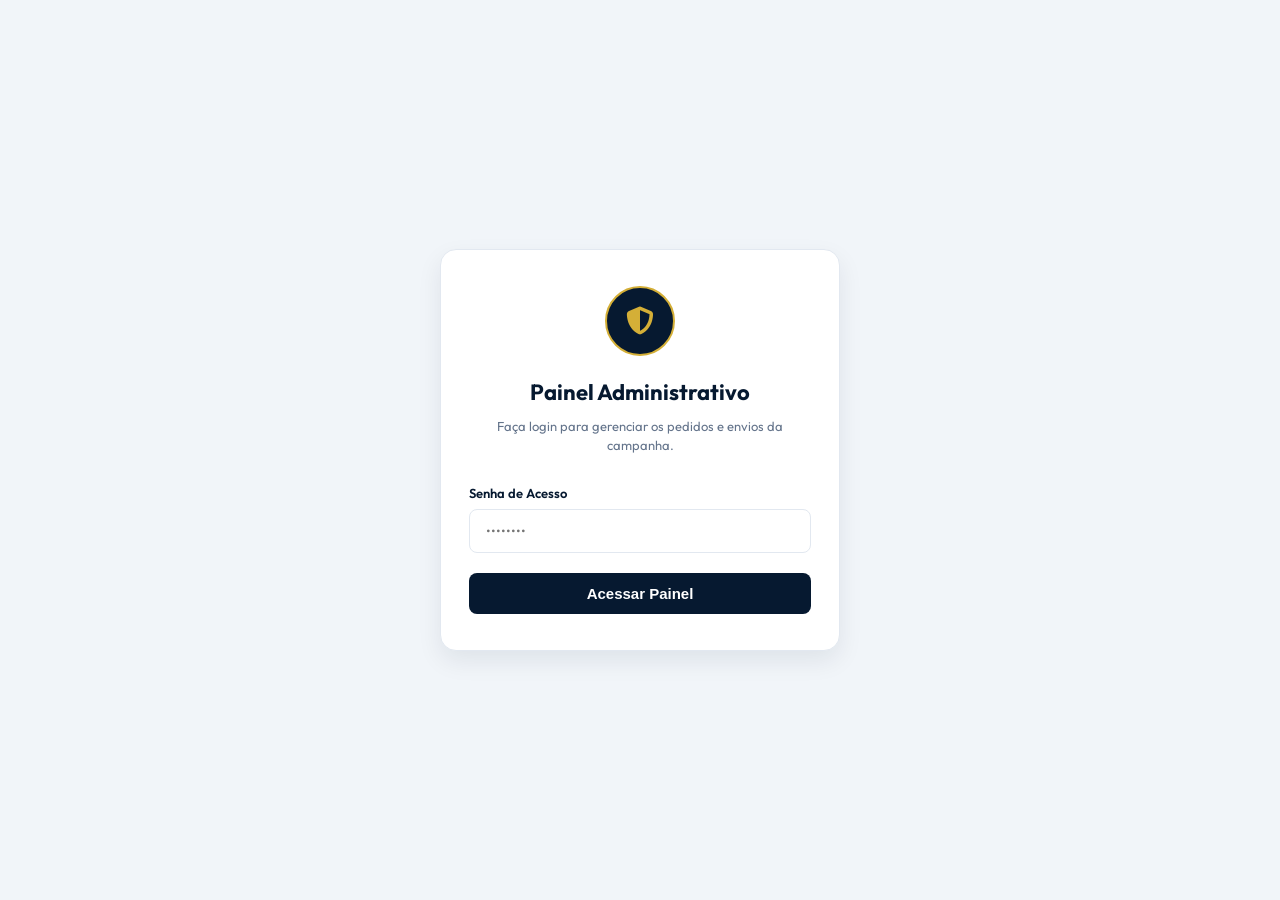
<file: admin.html>
<!DOCTYPE html>
<html lang="pt-BR">
<head>
    <meta charset="UTF-8">
    <meta name="viewport" content="width=device-width, initial-scale=1.0">
    <title>Painel Administrativo - Mãe Santíssima</title>
    <link href="https://fonts.googleapis.com/css2?family=Outfit:wght@300;400;500;600;700;800&display=swap" rel="stylesheet">
    <link rel="stylesheet" href="https://cdnjs.cloudflare.com/ajax/libs/font-awesome/6.4.0/css/all.min.css">
    <style>
        :root {
            --clr-primary: #061930;
            --clr-primary-light: #0d284a;
            --clr-gold: #d4af37;
            --clr-gold-light: #f3e5ab;
            --clr-bg: #f1f5f9;
            --clr-card: #ffffff;
            --clr-text: #1e293b;
            --clr-text-muted: #64748b;
            --clr-success: #00a884;
            --clr-success-bg: #d9fdd3;
            --clr-pending: #d97706;
            --clr-pending-bg: #fef3c7;
            --clr-border: #e2e8f0;
        }

        * {
            box-sizing: border-box;
            margin: 0;
            padding: 0;
        }

        body {
            font-family: 'Outfit', sans-serif;
            background-color: var(--clr-bg);
            color: var(--clr-text);
            line-height: 1.5;
            min-height: 100vh;
        }

        /* 1. LOGIN CONTAINER */
        #login-container {
            display: flex;
            justify-content: center;
            align-items: center;
            min-height: 100vh;
            padding: 20px;
        }

        .login-card {
            background-color: var(--clr-card);
            border-radius: 16px;
            width: 100%;
            max-width: 400px;
            padding: 36px 28px;
            box-shadow: 0 10px 25px rgba(6, 25, 48, 0.08);
            border: 1px solid var(--clr-border);
            text-align: center;
        }

        .login-logo {
            width: 70px;
            height: 70px;
            border-radius: 50%;
            background-color: var(--clr-primary);
            color: var(--clr-gold);
            display: inline-flex;
            justify-content: center;
            align-items: center;
            font-size: 28px;
            margin-bottom: 20px;
            border: 2px solid var(--clr-gold);
        }

        .login-card h2 {
            font-size: 22px;
            font-weight: 700;
            color: var(--clr-primary);
            margin-bottom: 8px;
        }

        .login-card p {
            font-size: 13px;
            color: var(--clr-text-muted);
            margin-bottom: 28px;
        }

        .input-group {
            margin-bottom: 20px;
            text-align: left;
        }

        .input-group label {
            display: block;
            font-size: 13px;
            font-weight: 600;
            margin-bottom: 6px;
            color: var(--clr-primary);
        }

        .input-group input {
            width: 100%;
            padding: 12px 16px;
            border-radius: 8px;
            border: 1.5px solid var(--clr-border);
            font-family: inherit;
            font-size: 14px;
            outline: none;
            transition: border-color 0.2s;
        }

        .input-group input:focus {
            border-color: var(--clr-gold);
        }

        .btn-submit {
            width: 100%;
            padding: 12px;
            border-radius: 8px;
            background-color: var(--clr-primary);
            color: #ffffff;
            font-size: 15px;
            font-weight: 700;
            border: none;
            cursor: pointer;
            transition: background-color 0.2s, transform 0.1s;
        }

        .btn-submit:hover {
            background-color: var(--clr-primary-light);
        }

        .btn-submit:active {
            transform: scale(0.98);
        }

        .login-error {
            color: #ef4444;
            font-size: 12px;
            margin-top: 12px;
            display: none;
        }

        /* 2. ADMIN DASHBOARD */
        #admin-dashboard {
            display: none;
            flex-direction: column;
            min-height: 100vh;
        }

        /* Header */
        header {
            background-color: var(--clr-primary);
            color: #ffffff;
            padding: 16px 24px;
            display: flex;
            justify-content: space-between;
            align-items: center;
            border-bottom: 3px solid var(--clr-gold);
            box-shadow: 0 4px 10px rgba(0, 0, 0, 0.05);
        }

        .header-brand {
            display: flex;
            align-items: center;
            gap: 12px;
        }

        .header-brand i {
            color: var(--clr-gold);
            font-size: 20px;
        }

        .header-brand h1 {
            font-size: 18px;
            font-weight: 700;
            letter-spacing: 0.3px;
        }

        .header-actions {
            display: flex;
            align-items: center;
            gap: 16px;
        }

        .header-user {
            font-size: 13px;
            color: rgba(255, 255, 255, 0.8);
        }

        .btn-logout {
            background: none;
            border: 1px solid rgba(255, 255, 255, 0.3);
            color: #ffffff;
            padding: 6px 12px;
            border-radius: 6px;
            font-size: 12px;
            font-weight: 600;
            cursor: pointer;
            transition: all 0.2s;
        }

        .btn-logout:hover {
            background-color: rgba(255, 255, 255, 0.1);
            border-color: #ffffff;
        }

        /* Main Workspace */
        main {
            flex-grow: 1;
            padding: 24px;
            max-width: 1400px;
            width: 100%;
            margin: 0 auto;
        }

        /* Metrics Row */
        .metrics-grid {
            display: grid;
            grid-template-columns: repeat(auto-fit, minmax(220px, 1fr));
            gap: 20px;
            margin-bottom: 28px;
        }

        .metric-card {
            background-color: var(--clr-card);
            border-radius: 12px;
            padding: 20px;
            border: 1px solid var(--clr-border);
            display: flex;
            align-items: center;
            gap: 16px;
            box-shadow: 0 4px 6px rgba(0, 0, 0, 0.01);
        }

        .metric-icon {
            width: 48px;
            height: 48px;
            border-radius: 10px;
            background-color: rgba(212, 175, 55, 0.1);
            color: var(--clr-gold);
            display: flex;
            justify-content: center;
            align-items: center;
            font-size: 20px;
        }

        .metric-card.success .metric-icon {
            background-color: rgba(0, 168, 132, 0.1);
            color: var(--clr-success);
        }

        .metric-card.pending .metric-icon {
            background-color: rgba(217, 119, 6, 0.1);
            color: var(--clr-pending);
        }

        .metric-info {
            display: flex;
            flex-direction: column;
        }

        .metric-label {
            font-size: 12px;
            font-weight: 600;
            color: var(--clr-text-muted);
            text-transform: uppercase;
            letter-spacing: 0.5px;
        }

        .metric-value {
            font-size: 22px;
            font-weight: 700;
            color: var(--clr-primary);
            margin-top: 2px;
        }

        /* Sizes distribution row */
        .sizes-box {
            background-color: var(--clr-card);
            border-radius: 12px;
            padding: 16px 20px;
            border: 1px solid var(--clr-border);
            margin-bottom: 24px;
        }

        .sizes-title {
            font-size: 13px;
            font-weight: 700;
            color: var(--clr-primary);
            margin-bottom: 12px;
            display: flex;
            align-items: center;
            gap: 6px;
        }

        .sizes-row {
            display: flex;
            flex-wrap: wrap;
            gap: 16px;
        }

        .size-tag-metric {
            background-color: #f8fafc;
            border: 1px solid var(--clr-border);
            border-radius: 6px;
            padding: 6px 12px;
            font-size: 13px;
            font-weight: 600;
        }

        .size-tag-metric span {
            color: var(--clr-gold);
            font-weight: 800;
            margin-left: 4px;
        }

        /* Filters Bar */
        .filters-bar {
            background-color: var(--clr-card);
            border-radius: 12px;
            padding: 16px;
            border: 1px solid var(--clr-border);
            margin-bottom: 20px;
            display: flex;
            flex-wrap: wrap;
            justify-content: space-between;
            align-items: center;
            gap: 16px;
            box-shadow: 0 4px 6px rgba(0, 0, 0, 0.01);
        }

        .filters-left {
            display: flex;
            flex-wrap: wrap;
            align-items: center;
            gap: 12px;
            flex-grow: 1;
        }

        .search-box {
            position: relative;
            max-width: 320px;
            width: 100%;
        }

        .search-box input {
            width: 100%;
            padding: 10px 14px 10px 36px;
            border-radius: 8px;
            border: 1.5px solid var(--clr-border);
            font-family: inherit;
            font-size: 13px;
            outline: none;
        }

        .search-box i {
            position: absolute;
            left: 12px;
            top: 50%;
            transform: translateY(-50%);
            color: var(--clr-text-muted);
            font-size: 14px;
        }

        .filter-select {
            padding: 10px 14px;
            border-radius: 8px;
            border: 1.5px solid var(--clr-border);
            font-family: inherit;
            font-size: 13px;
            outline: none;
            background-color: #ffffff;
            cursor: pointer;
        }

        .btn-export {
            display: inline-flex;
            align-items: center;
            gap: 8px;
            padding: 10px 16px;
            background-color: #0d9488;
            color: #ffffff;
            border-radius: 8px;
            border: none;
            font-size: 13px;
            font-weight: 700;
            cursor: pointer;
            transition: background-color 0.2s;
        }

        .btn-export:hover {
            background-color: #0f766e;
        }

        /* Orders Content Box */
        .table-container {
            background-color: var(--clr-card);
            border-radius: 12px;
            border: 1px solid var(--clr-border);
            overflow-x: auto;
            box-shadow: 0 4px 6px rgba(0, 0, 0, 0.01);
        }

        table {
            width: 100%;
            border-collapse: collapse;
            text-align: left;
            font-size: 13.5px;
        }

        th {
            background-color: #f8fafc;
            color: var(--clr-text-muted);
            font-weight: 700;
            padding: 14px 16px;
            border-bottom: 2px solid var(--clr-border);
            text-transform: uppercase;
            font-size: 11px;
            letter-spacing: 0.5px;
        }

        td {
            padding: 14px 16px;
            border-bottom: 1px solid var(--clr-border);
            vertical-align: middle;
        }

        tr:hover {
            background-color: #f8fafc;
        }

        /* Order tags */
        .status-badge {
            display: inline-flex;
            align-items: center;
            padding: 4px 10px;
            border-radius: 20px;
            font-size: 11px;
            font-weight: 700;
            text-transform: uppercase;
            letter-spacing: 0.3px;
        }

        .status-badge.approved {
            background-color: var(--clr-success-bg);
            color: var(--clr-success);
        }

        .status-badge.pending {
            background-color: var(--clr-pending-bg);
            color: var(--clr-pending);
        }

        .status-badge.shipped {
            background-color: #e0f2fe;
            color: #0369a1;
        }

        /* Address block in table */
        .address-cell-text {
            font-size: 12px;
            color: var(--clr-text-muted);
            max-width: 250px;
            white-space: nowrap;
            overflow: hidden;
            text-overflow: ellipsis;
            display: block;
        }

        .address-cell-text:hover {
            white-space: normal;
            word-break: break-word;
        }

        .btn-table-action {
            display: inline-flex;
            align-items: center;
            gap: 6px;
            padding: 6px 12px;
            background-color: var(--clr-primary);
            color: #ffffff;
            border: none;
            border-radius: 6px;
            font-size: 11px;
            font-weight: 700;
            cursor: pointer;
            transition: background-color 0.2s;
        }

        .btn-table-action:hover {
            background-color: var(--clr-primary-light);
        }

        .tracking-info {
            display: flex;
            flex-direction: column;
            font-size: 11px;
            gap: 2px;
        }

        .tracking-code {
            font-family: monospace;
            font-weight: 700;
            color: var(--clr-primary);
        }

        /* 3. MODAL POPUP */
        .modal {
            display: none;
            position: fixed;
            top: 0;
            left: 0;
            width: 100%;
            height: 100%;
            background-color: rgba(6, 25, 48, 0.45);
            backdrop-filter: blur(4px);
            justify-content: center;
            align-items: center;
            z-index: 1000;
            padding: 20px;
        }

        .modal-card {
            background-color: var(--clr-card);
            border-radius: 16px;
            width: 100%;
            max-width: 440px;
            padding: 28px;
            box-shadow: 0 20px 40px rgba(0, 0, 0, 0.15);
            border: 1px solid var(--clr-border);
        }

        .modal-header {
            display: flex;
            justify-content: space-between;
            align-items: center;
            margin-bottom: 20px;
        }

        .modal-header h3 {
            font-size: 18px;
            font-weight: 700;
            color: var(--clr-primary);
        }

        .btn-close-modal {
            background: none;
            border: none;
            font-size: 20px;
            color: var(--clr-text-muted);
            cursor: pointer;
        }

        .modal-actions {
            display: flex;
            justify-content: flex-end;
            gap: 12px;
            margin-top: 24px;
        }

        .btn-cancel {
            padding: 10px 16px;
            background-color: #f1f5f9;
            color: var(--clr-text);
            border: none;
            border-radius: 8px;
            font-size: 13px;
            font-weight: 700;
            cursor: pointer;
        }

        .btn-confirm {
            padding: 10px 16px;
            background-color: var(--clr-primary);
            color: #ffffff;
            border: none;
            border-radius: 8px;
            font-size: 13px;
            font-weight: 700;
            cursor: pointer;
        }

        .btn-confirm:hover {
            background-color: var(--clr-primary-light);
        }

        /* Pagination Bar */
        .pagination-bar {
            display: flex;
            justify-content: space-between;
            align-items: center;
            flex-wrap: wrap;
            gap: 14px;
            padding: 16px 20px;
            background-color: var(--clr-card);
            border-radius: 12px;
            border: 1px solid var(--clr-border);
            margin-top: 16px;
            box-shadow: 0 4px 6px rgba(0, 0, 0, 0.01);
        }

        .pagination-info {
            font-size: 13.5px;
            color: var(--clr-text-muted);
            font-weight: 500;
        }

        .pagination-info strong {
            color: var(--clr-primary);
            font-weight: 700;
        }

        .pagination-controls {
            display: flex;
            align-items: center;
            gap: 8px;
            flex-wrap: wrap;
        }

        .btn-page {
            min-width: 34px;
            height: 34px;
            padding: 0 10px;
            display: inline-flex;
            justify-content: center;
            align-items: center;
            border-radius: 8px;
            border: 1.5px solid var(--clr-border);
            background-color: #ffffff;
            color: var(--clr-text);
            font-size: 12.5px;
            font-weight: 600;
            cursor: pointer;
            transition: all 0.2s;
            user-select: none;
        }

        .btn-page:hover:not(:disabled) {
            border-color: var(--clr-gold);
            color: var(--clr-primary);
            background-color: #f8fafc;
        }

        .btn-page.active {
            background-color: var(--clr-primary);
            color: #ffffff;
            border-color: var(--clr-primary);
            font-weight: 700;
        }

        .btn-page:disabled {
            opacity: 0.35;
            cursor: not-allowed;
            background-color: #f8fafc;
        }

        .page-size-selector {
            display: flex;
            align-items: center;
            gap: 6px;
            font-size: 13px;
            color: var(--clr-text-muted);
            margin-right: 6px;
        }

        .page-size-selector select {
            padding: 6px 10px;
            border-radius: 8px;
            border: 1.5px solid var(--clr-border);
            font-family: inherit;
            font-size: 12.5px;
            font-weight: 600;
            color: var(--clr-primary);
            outline: none;
            cursor: pointer;
            background-color: #fff;
        }

        /* Responsive UI */
        @media (max-width: 900px) {
            header {
                padding: 16px;
            }
            main {
                padding: 16px;
            }
            .filters-bar {
                flex-direction: column;
                align-items: stretch;
            }
            .search-box {
                max-width: none;
            }
            .btn-export {
                justify-content: center;
            }
        }
    </style>
</head>
<body>

    <!-- 1. LOGIN CONTAINER -->
    <div id="login-container">
        <div class="login-card">
            <div class="login-logo">
                <i class="fa-solid fa-shield-halved"></i>
            </div>
            <h2>Painel Administrativo</h2>
            <p>Faça login para gerenciar os pedidos e envios da campanha.</p>
            
            <form onsubmit="adminApp.handleLogin(event)">
                <div class="input-group">
                    <label for="admin-pass">Senha de Acesso</label>
                    <input type="password" id="admin-pass" placeholder="••••••••" required>
                </div>
                <button type="submit" class="btn-submit">Acessar Painel</button>
                <div class="login-error" id="login-error-msg">Senha incorreta. Tente novamente.</div>
            </form>
        </div>
    </div>

    <!-- 2. DASHBOARD VIEW -->
    <div id="admin-dashboard">
        <header>
            <div class="header-brand">
                <i class="fa-solid fa-cross"></i>
                <h1>Mãe Santíssima</h1>
            </div>
            <div class="header-actions">
                <span class="header-user">Administrador</span>
                <button class="btn-logout" id="btn-sync-header" style="background-color: var(--clr-gold); color: #061930; border: none; font-weight: 700; margin-right: 8px; display: inline-flex; align-items: center; gap: 6px;" onclick="adminApp.forceSync()">
                    <i class="fa-solid fa-arrows-rotate" id="sync-icon"></i> Sincronizar
                </button>
                <button class="btn-logout" onclick="adminApp.handleLogout()">Sair</button>
            </div>
        </header>

        <main>
            <!-- Metrics Row -->
            <div class="metrics-grid">
                <div class="metric-card success">
                    <div class="metric-icon">
                        <i class="fa-solid fa-circle-dollar-to-slot"></i>
                    </div>
                    <div class="metric-info">
                        <span class="metric-label">Total Arrecadado</span>
                        <span class="metric-value" id="metric-amount">R$ 0,00</span>
                    </div>
                </div>

                <div class="metric-card pending">
                    <div class="metric-icon">
                        <i class="fa-solid fa-hourglass-half"></i>
                    </div>
                    <div class="metric-info">
                        <span class="metric-label">Valor Pendente</span>
                        <span class="metric-value" id="metric-pending-amount">R$ 0,00</span>
                    </div>
                </div>

                <div class="metric-card success">
                    <div class="metric-icon">
                        <i class="fa-solid fa-circle-check"></i>
                    </div>
                    <div class="metric-info">
                        <span class="metric-label">Doações Aprovadas</span>
                        <span class="metric-value" id="metric-approved-count">0</span>
                    </div>
                </div>

                <div class="metric-card pending">
                    <div class="metric-icon">
                        <i class="fa-solid fa-clock"></i>
                    </div>
                    <div class="metric-info">
                        <span class="metric-label">Vendas Pendentes</span>
                        <span class="metric-value" id="metric-pending-count">0</span>
                    </div>
                </div>

                <div class="metric-card" style="border-left: 3.5px solid #0369a1;">
                    <div class="metric-icon" style="background-color: rgba(3, 105, 161, 0.1); color: #0369a1;">
                        <i class="fa-solid fa-truck-ramp-box"></i>
                    </div>
                    <div class="metric-info">
                        <span class="metric-label">Aguardando Envio</span>
                        <span class="metric-value" id="metric-pending-shipments">0</span>
                    </div>
                </div>

                <div class="metric-card">
                    <div class="metric-icon">
                        <i class="fa-solid fa-box-archive"></i>
                    </div>
                    <div class="metric-info">
                        <span class="metric-label">Total Geral</span>
                        <span class="metric-value" id="metric-total-orders">0</span>
                    </div>
                </div>
            </div>

            <!-- Shirt Sizes Distribution -->
            <div class="sizes-box">
                <div class="sizes-title">
                    <i class="fa-solid fa-shirt"></i> Distribuição das Camisetas (Doações Aprovadas)
                </div>
                <div class="sizes-row" id="sizes-distribution-row">
                    <div class="size-tag-metric">P: <span id="size-p">0</span></div>
                    <div class="size-tag-metric">M: <span id="size-m">0</span></div>
                    <div class="size-tag-metric">G: <span id="size-g">0</span></div>
                    <div class="size-tag-metric">GG: <span id="size-gg">0</span></div>
                    <div class="size-tag-metric">XGG: <span id="size-xgg">0</span></div>
                </div>
            </div>

            <!-- Filters Bar -->
            <div class="filters-bar">
                <div class="filters-left">
                    <div class="search-box">
                        <i class="fa-solid fa-magnifying-glass"></i>
                        <input type="text" id="filter-search" placeholder="Buscar por nome, e-mail, telefone ou pedido..." oninput="adminApp.handleSearchInput()">
                    </div>
                    
                    <select id="filter-payment" class="filter-select" onchange="adminApp.applyFilters()">
                        <option value="all">Status de Pagamento (Todos)</option>
                        <option value="approved">Pago / Aprovado</option>
                        <option value="pending">Pendente</option>
                    </select>

                    <select id="filter-shipping" class="filter-select" onchange="adminApp.applyFilters()">
                        <option value="all">Status de Envio (Todos)</option>
                        <option value="pending">Aguardando Envio</option>
                        <option value="shipped">Despachado</option>
                    </select>

                    <select id="filter-amount" class="filter-select" onchange="adminApp.applyFilters()">
                        <option value="all">Valor da Doação (Todos)</option>
                        <option value="65">R$ 65,00 (Benfeitor - Camiseta)</option>
                        <option value="60">R$ 60,00 (Benfeitor Antigo)</option>
                        <option value="50">R$ 50,00 (Benfeitor Antigo)</option>
                        <option value="30">R$ 30,00 (Missionário)</option>
                        <option value="20">R$ 20,00 (Padrinho)</option>
                        <option value="15">R$ 15,00 (Protetor)</option>
                        <option value="10">R$ 10,00 (Devoto)</option>
                        <option value="other">Outros Valores</option>
                    </select>

                    <select id="filter-date-range" class="filter-select" onchange="adminApp.handleDateRangeChange()">
                        <option value="all">Período: Todo o histórico</option>
                        <option value="today">Hoje</option>
                        <option value="yesterday">Ontem</option>
                        <option value="7days">Últimos 7 dias</option>
                        <option value="30days">Últimos 30 dias</option>
                        <option value="this-month">Este mês</option>
                        <option value="last-month">Mês passado</option>
                        <option value="custom">Personalizado...</option>
                    </select>

                    <div id="custom-date-inputs" style="display: none; align-items: center; gap: 8px;">
                        <input type="date" id="filter-start-date" class="filter-select" onchange="adminApp.applyFilters()">
                        <span style="font-size: 13px; color: var(--clr-text-muted);">até</span>
                        <input type="date" id="filter-end-date" class="filter-select" onchange="adminApp.applyFilters()">
                    </div>

                    <button type="button" id="btn-clear-date" class="filter-select" style="display: none; align-items: center; gap: 6px; background-color: #f1f5f9; border: 1.5px solid var(--clr-border); cursor: pointer; font-weight: 600; color: var(--clr-text-muted);" onclick="adminApp.clearDateFilter()">
                        <i class="fa-solid fa-filter-circle-xmark"></i> Limpar Data
                    </button>
                </div>

                <button class="btn-export" onclick="adminApp.exportToCSV()">
                    <i class="fa-solid fa-file-csv"></i> Exportar Planilha (CSV)
                </button>
            </div>

            <!-- Orders Table Container -->
            <div class="table-container">
                <table id="orders-table">
                    <thead>
                        <tr>
                            <th>Código</th>
                            <th>Data</th>
                            <th>Fiel / Contato</th>
                            <th>Tamanho</th>
                            <th>Doação</th>
                            <th>Endereço de Envio</th>
                            <th>Status Pagamento</th>
                            <th>Status Envio</th>
                            <th>Ações / Rastreio</th>
                        </tr>
                    </thead>
                    <tbody id="orders-tbody">
                        <tr>
                            <td colspan="9" style="text-align: center; padding: 40px; color: var(--clr-text-muted);">
                                <i class="fa-solid fa-spinner fa-spin" style="font-size: 24px; margin-bottom: 8px;"></i><br>
                                Carregando listagem de doações...
                            </td>
                        </tr>
                    </tbody>
                </table>
            </div>

            <!-- Pagination Controls Bar -->
            <div class="pagination-bar" id="pagination-bar" style="display: none;"></div>
        </main>
    </div>

    <!-- 3. TRACKING CODE MODAL -->
    <div class="modal" id="tracking-modal">
        <div class="modal-card">
            <div class="modal-header">
                <h3>Despachar Camiseta</h3>
                <button class="btn-close-modal" onclick="adminApp.closeModal()">&times;</button>
            </div>
            
            <form onsubmit="adminApp.submitShipment(event)">
                <input type="hidden" id="modal-order-id">
                
                <div class="input-group" style="margin-bottom: 8px;">
                    <label>Cliente:</label>
                    <p style="font-size: 14px; font-weight: 600;" id="modal-customer-name"></p>
                </div>
                
                <div class="input-group" style="margin-bottom: 20px;">
                    <label>Endereço:</label>
                    <p style="font-size: 12px; color: var(--clr-text-muted);" id="modal-customer-address"></p>
                </div>

                <div class="input-group">
                    <label for="modal-tracking-code">Código de Rastreamento (Correios)</label>
                    <input type="text" id="modal-tracking-code" placeholder="EX: QB123456789BR" required style="text-transform: uppercase;">
                </div>

                <div class="modal-actions">
                    <button type="button" class="btn-cancel" onclick="adminApp.closeModal()">Cancelar</button>
                    <button type="submit" class="btn-confirm">Mudar Status para Enviado</button>
                </div>
            </form>
        </div>
    </div>

    <!-- 4. JAVASCRIPT STATE LOGIC -->
    <script>
        const adminApp = {
            token: localStorage.getItem('admin_token') || '',
            allOrders: [],
            filteredOrders: [],
            currentPage: 1,
            pageSize: 500, // Default 500 orders per page as requested by user
            autoRefreshInterval: null,
            isLoadingRemaining: false,
            searchTimeout: null,

            init() {
                if (this.token) {
                    document.getElementById('login-container').style.display = 'none';
                    document.getElementById('admin-dashboard').style.display = 'flex';
                    this.loadOrders();
                    this.startAutoRefresh();
                }

                // Sync immediately when admin switches back to this tab
                document.addEventListener('visibilitychange', () => {
                    if (document.visibilityState === 'visible' && this.token) {
                        this.loadOrders(true);
                    }
                });
                window.addEventListener('focus', () => {
                    if (this.token) {
                        this.loadOrders(true);
                    }
                });
            },

            startAutoRefresh() {
                if (this.autoRefreshInterval) clearInterval(this.autoRefreshInterval);
                this.autoRefreshInterval = setInterval(() => {
                    if (this.token && document.visibilityState === 'visible') {
                        this.loadOrders(true);
                    }
                }, 5000);
            },

            async forceSync() {
                const icon = document.getElementById('sync-icon');
                if (icon) icon.classList.add('fa-spin');
                await this.loadOrders();
                if (icon) {
                    setTimeout(() => icon.classList.remove('fa-spin'), 600);
                }
            },

            async handleLogin(e) {
                if (e) e.preventDefault();
                const passInput = document.getElementById('admin-pass');
                const password = (passInput ? passInput.value : '').trim();
                const errorMsg = document.getElementById('login-error-msg');
                if (errorMsg) errorMsg.style.display = 'none';

                const expectedToken = '4e7df453f4bf35f04ce75f9612022bed719ba12e845234cfa446c8a34684c393';

                if (password === 'start2026admin') {
                    this.token = expectedToken;
                    localStorage.setItem('admin_token', expectedToken);
                    document.getElementById('login-container').style.display = 'none';
                    document.getElementById('admin-dashboard').style.display = 'flex';
                    this.loadOrders();
                    this.startAutoRefresh();
                    return;
                }

                try {
                    let res = await fetch('/api/admin-login', {
                        method: 'POST',
                        headers: { 'Content-Type': 'application/json' },
                        body: JSON.stringify({ password })
                    });
                    if (res.status === 404) {
                        res = await fetch('/api/admin/login', {
                            method: 'POST',
                            headers: { 'Content-Type': 'application/json' },
                            body: JSON.stringify({ password })
                        });
                    }
                    
                    const data = await res.json();
                    if (res.ok && data.success) {
                        this.token = data.token;
                        localStorage.setItem('admin_token', data.token);
                        document.getElementById('login-container').style.display = 'none';
                        document.getElementById('admin-dashboard').style.display = 'flex';
                        this.loadOrders();
                        this.startAutoRefresh();
                    } else {
                        if (errorMsg) {
                            errorMsg.textContent = data.error || 'Senha incorreta.';
                            errorMsg.style.display = 'block';
                        }
                    }
                } catch (err) {
                    if (password === 'start2026admin') {
                        this.token = expectedToken;
                        localStorage.setItem('admin_token', expectedToken);
                        document.getElementById('login-container').style.display = 'none';
                        document.getElementById('admin-dashboard').style.display = 'flex';
                        this.loadOrders();
                        this.startAutoRefresh();
                    } else if (errorMsg) {
                        errorMsg.textContent = 'Erro de conexão com o servidor.';
                        errorMsg.style.display = 'block';
                    }
                }
            },

            handleLogout() {
                this.token = '';
                this.isLoadingRemaining = false;
                if (this.autoRefreshInterval) clearInterval(this.autoRefreshInterval);
                this.autoRefreshInterval = null;
                localStorage.removeItem('admin_token');
                document.getElementById('login-container').style.display = 'flex';
                document.getElementById('admin-dashboard').style.display = 'none';
            },

            parseOrderDate(dateStr) {
                if (!dateStr) return 0;
                let t = Date.parse(dateStr);
                if (isNaN(t)) {
                    const formattedStr = String(dateStr)
                        .replace(' ', 'T')
                        .replace(/\.\d+/, '')
                        .replace(/([\+\-]\d{2}):(\d{2})$/, '$1$2');
                    t = Date.parse(formattedStr);
                }
                return isNaN(t) ? 0 : t;
            },

            mergeOrders(batch) {
                if (!Array.isArray(batch) || batch.length === 0) return;
                const map = new Map(this.allOrders.map(o => [o.id, o]));
                batch.forEach(o => {
                    if (o && o.id) {
                        map.set(o.id, o);
                    }
                });
                const arr = Array.from(map.values());
                arr.sort((a, b) => this.parseOrderDate(b.created_at) - this.parseOrderDate(a.created_at));
                this.allOrders = arr;
            },

            async loadOrders(silent = false) {
                const tbody = document.getElementById('orders-tbody');
                try {
                    let res = await fetch('/api/admin-orders?limit=1000&offset=0', {
                        headers: { 'Authorization': `Bearer ${this.token}` }
                    });
                    if (res.status === 404) {
                        res = await fetch('/api/admin/orders?limit=1000&offset=0', {
                            headers: { 'Authorization': `Bearer ${this.token}` }
                        });
                    }

                    if (res.status === 401) {
                        this.handleLogout();
                        return;
                    }

                    const data = await res.json();
                    if (res.ok) {
                        const initialOrders = data.orders || [];
                        this.mergeOrders(initialOrders);
                        this.applyFilters(silent);

                        // Trigger progressive background loading of remaining orders
                        this.loadRemainingOrders();
                    } else if (!silent) {
                        tbody.innerHTML = `<tr><td colspan="9" style="text-align: center; color: red;">Erro: ${data.error || 'Falha ao obter dados.'}</td></tr>`;
                    }
                } catch (err) {
                    if (!silent) {
                        tbody.innerHTML = `<tr><td colspan="9" style="text-align: center; color: red;">Falha ao carregar conexões (${err.message}).</td></tr>`;
                    }
                }
            },

            async loadRemainingOrders() {
                if (this.isLoadingRemaining) return;
                this.isLoadingRemaining = true;
                let offset = 1000;
                const limit = 1000;

                while (this.isLoadingRemaining && this.token) {
                    try {
                        let res = await fetch(`/api/admin-orders?limit=${limit}&offset=${offset}`, {
                            headers: { 'Authorization': `Bearer ${this.token}` }
                        });
                        if (res.status === 404) {
                            res = await fetch(`/api/admin/orders?limit=${limit}&offset=${offset}`, {
                                headers: { 'Authorization': `Bearer ${this.token}` }
                            });
                        }
                        if (!res.ok) break;
                        const data = await res.json();
                        const batch = data.orders || [];
                        if (batch.length === 0) break;

                        const countBefore = this.allOrders.length;
                        this.mergeOrders(batch);
                        if (this.allOrders.length > countBefore) {
                            this.applyFilters(true);
                        }

                        if (batch.length < limit) break;
                        offset += limit;

                        await new Promise(r => setTimeout(r, 60));
                    } catch (err) {
                        console.error('Erro no carregamento progressivo de pedidos:', err);
                        break;
                    }
                }
                this.isLoadingRemaining = false;
            },

            handleSearchInput() {
                this.applyFilters();
                const rawSearch = document.getElementById('filter-search').value.toLowerCase().trim();
                const cleanSearch = rawSearch.replace(/^#/, '').trim();
                if (cleanSearch.length >= 3) {
                    if (this.searchTimeout) clearTimeout(this.searchTimeout);
                    this.searchTimeout = setTimeout(async () => {
                        try {
                            let res = await fetch(`/api/admin-orders?search=${encodeURIComponent(cleanSearch)}&limit=200`, {
                                headers: { 'Authorization': `Bearer ${this.token}` }
                            });
                            if (res.status === 404) {
                                res = await fetch(`/api/admin/orders?search=${encodeURIComponent(cleanSearch)}&limit=200`, {
                                    headers: { 'Authorization': `Bearer ${this.token}` }
                                });
                            }
                            if (res.ok) {
                                const data = await res.json();
                                const searchResults = data.orders || [];
                                if (searchResults.length > 0) {
                                    this.mergeOrders(searchResults);
                                    this.applyFilters(true);
                                }
                            }
                        } catch (err) {
                            console.error('Remote search error:', err);
                        }
                    }, 400);
                }
            },

            setPageSize(newSize) {
                this.pageSize = newSize === 'all' ? 999999 : parseInt(newSize);
                this.currentPage = 1;
                this.renderOrdersTable();
            },

            goToPage(page) {
                const totalPages = Math.ceil(this.filteredOrders.length / this.pageSize) || 1;
                if (page < 1) page = 1;
                if (page > totalPages) page = totalPages;
                this.currentPage = page;
                this.renderOrdersTable();
                
                const tableElem = document.getElementById('orders-table');
                if (tableElem) {
                    tableElem.scrollIntoView({ behavior: 'smooth', block: 'start' });
                }
            },

            applyFilters(preservePage = false) {
                const rawSearch = document.getElementById('filter-search').value.toLowerCase().trim();
                const cleanSearch = rawSearch.replace(/^#/, '').trim();
                const paymentFilter = document.getElementById('filter-payment').value;
                const shippingFilter = document.getElementById('filter-shipping').value;
                const amountFilter = document.getElementById('filter-amount').value;
                const dateRange = document.getElementById('filter-date-range').value;
                const startDateVal = document.getElementById('filter-start-date').value;
                const endDateVal = document.getElementById('filter-end-date').value;

                const now = new Date();
                let startLimit = null;
                let endLimit = null;

                if (dateRange === 'today') {
                    startLimit = new Date();
                    startLimit.setHours(0, 0, 0, 0);
                    endLimit = new Date();
                    endLimit.setHours(23, 59, 59, 999);
                } else if (dateRange === 'yesterday') {
                    startLimit = new Date();
                    startLimit.setDate(now.getDate() - 1);
                    startLimit.setHours(0, 0, 0, 0);
                    endLimit = new Date();
                    endLimit.setDate(now.getDate() - 1);
                    endLimit.setHours(23, 59, 59, 999);
                } else if (dateRange === '7days') {
                    startLimit = new Date();
                    startLimit.setDate(now.getDate() - 7);
                    startLimit.setHours(0, 0, 0, 0);
                } else if (dateRange === '30days') {
                    startLimit = new Date();
                    startLimit.setDate(now.getDate() - 30);
                    startLimit.setHours(0, 0, 0, 0);
                } else if (dateRange === 'this-month') {
                    startLimit = new Date(now.getFullYear(), now.getMonth(), 1);
                    startLimit.setHours(0, 0, 0, 0);
                } else if (dateRange === 'last-month') {
                    startLimit = new Date(now.getFullYear(), now.getMonth() - 1, 1);
                    startLimit.setHours(0, 0, 0, 0);
                    endLimit = new Date(now.getFullYear(), now.getMonth(), 0);
                    endLimit.setHours(23, 59, 59, 999);
                } else if (dateRange === 'custom') {
                    if (startDateVal) {
                        const parts = startDateVal.split('-');
                        startLimit = new Date(parts[0], parts[1] - 1, parts[2], 0, 0, 0, 0);
                    }
                    if (endDateVal) {
                        const parts = endDateVal.split('-');
                        endLimit = new Date(parts[0], parts[1] - 1, parts[2], 23, 59, 59, 999);
                    }
                }

                this.filteredOrders = this.allOrders.filter(order => {
                    // 1. Search Query filter (stripping # and checking all fields)
                    let matchesSearch = true;
                    if (cleanSearch) {
                        matchesSearch = 
                             (order.id && order.id.toLowerCase().includes(cleanSearch)) ||
                             (order.donor_name && order.donor_name.toLowerCase().includes(cleanSearch)) ||
                             (order.donor_email && order.donor_email.toLowerCase().includes(cleanSearch)) ||
                             (order.donor_phone && order.donor_phone.includes(cleanSearch)) ||
                             (order.tracking_code && order.tracking_code.toLowerCase().includes(cleanSearch));
                        
                        // If user is actively searching by keyword or ID, perform global search across all dates and statuses!
                        return matchesSearch;
                    }

                    // 2. Payment filter
                    const matchesPayment = paymentFilter === 'all' || order.payment_status === paymentFilter;

                    // 3. Shipping filter
                    const matchesShipping = shippingFilter === 'all' || order.shipping_status === shippingFilter;

                    // 4. Date filter
                    let matchesDate = true;
                    if (order.created_at) {
                        let parsedTime = Date.parse(order.created_at);
                        if (isNaN(parsedTime)) {
                            const formattedStr = order.created_at
                                .replace(' ', 'T')
                                .replace(/\.\d+/, '')
                                .replace(/([\+\-]\d{2}):(\d{2})$/, '$1$2');
                            parsedTime = Date.parse(formattedStr);
                        }

                        if (!isNaN(parsedTime)) {
                            if (startLimit && parsedTime < startLimit.getTime()) {
                                matchesDate = false;
                            }
                            if (endLimit && parsedTime > endLimit.getTime()) {
                                matchesDate = false;
                            }
                        } else {
                            if (startLimit || endLimit) {
                                matchesDate = false;
                            }
                        }
                    } else if (startLimit || endLimit) {
                        matchesDate = false;
                    }

                    let matchesAmount = true;
                    if (amountFilter !== 'all') {
                        const orderAmt = parseFloat(order.donation_amount || 0);
                        if (amountFilter === 'other') {
                            matchesAmount = ![10, 15, 20, 30, 50, 60, 65].includes(orderAmt);
                        } else {
                            const targetAmt = parseFloat(amountFilter);
                            matchesAmount = Math.abs(orderAmt - targetAmt) < 0.01;
                        }
                    }

                    return matchesSearch && matchesPayment && matchesShipping && matchesDate && matchesAmount;
                });

                if (!preservePage) {
                    this.currentPage = 1;
                } else {
                    const totalPages = Math.ceil(this.filteredOrders.length / this.pageSize) || 1;
                    if (this.currentPage > totalPages) this.currentPage = totalPages;
                }
                this.updateMetrics();
                this.renderOrdersTable();
            },

            handleDateRangeChange() {
                const range = document.getElementById('filter-date-range').value;
                const customInputs = document.getElementById('custom-date-inputs');
                const clearBtn = document.getElementById('btn-clear-date');

                if (range === 'custom') {
                    customInputs.style.display = 'flex';
                } else {
                    customInputs.style.display = 'none';
                    document.getElementById('filter-start-date').value = '';
                    document.getElementById('filter-end-date').value = '';
                }

                if (range !== 'all') {
                    clearBtn.style.display = 'inline-flex';
                } else {
                    clearBtn.style.display = 'none';
                }

                this.applyFilters();
            },

            clearDateFilter() {
                document.getElementById('filter-date-range').value = 'all';
                document.getElementById('custom-date-inputs').style.display = 'none';
                document.getElementById('btn-clear-date').style.display = 'none';
                document.getElementById('filter-start-date').value = '';
                document.getElementById('filter-end-date').value = '';
                this.applyFilters();
            },

            updateMetrics() {
                let totalAmount = 0;
                let pendingAmount = 0;
                let approvedCount = 0;
                let pendingCount = 0;
                let pendingShipmentsCount = 0;
                let sizes = { P: 0, M: 0, G: 0, GG: 0, XGG: 0, EG: 0 };

                this.allOrders.forEach(order => {
                    const isApproved = order.payment_status === 'approved';
                    const isPending = order.payment_status === 'pending';
                    
                    if (isApproved) {
                        approvedCount++;
                        totalAmount += parseFloat(order.donation_amount || 0);
                        
                        if (order.shipping_status !== 'shipped') {
                            pendingShipmentsCount++;
                        }

                        const size = (order.shirt_size || '').toUpperCase();
                        if (sizes.hasOwnProperty(size)) {
                            sizes[size]++;
                        }
                    } else if (isPending) {
                        pendingCount++;
                        pendingAmount += parseFloat(order.donation_amount || 0);
                    }
                });

                document.getElementById('metric-amount').textContent = totalAmount.toLocaleString('pt-BR', { style: 'currency', currency: 'BRL' });
                document.getElementById('metric-pending-amount').textContent = pendingAmount.toLocaleString('pt-BR', { style: 'currency', currency: 'BRL' });
                document.getElementById('metric-approved-count').textContent = approvedCount;
                document.getElementById('metric-pending-count').textContent = pendingCount;
                document.getElementById('metric-pending-shipments').textContent = pendingShipmentsCount;
                document.getElementById('metric-total-orders').textContent = this.allOrders.length;

                document.getElementById('size-p').textContent = sizes.P;
                document.getElementById('size-m').textContent = sizes.M;
                document.getElementById('size-g').textContent = sizes.G;
                document.getElementById('size-gg').textContent = sizes.GG;
                const elXgg = document.getElementById('size-xgg');
                if (elXgg) elXgg.textContent = (sizes.XGG || 0) + (sizes.EG || 0);
            },

            renderPagination() {
                const container = document.getElementById('pagination-bar');
                if (!container) return;

                const totalOrders = this.filteredOrders.length;
                if (totalOrders === 0) {
                    container.style.display = 'none';
                    return;
                }
                container.style.display = 'flex';

                const totalPages = Math.ceil(totalOrders / this.pageSize) || 1;
                if (this.currentPage > totalPages) this.currentPage = totalPages;

                const startIdx = (this.currentPage - 1) * this.pageSize + 1;
                const endIdx = Math.min(this.currentPage * this.pageSize, totalOrders);

                const infoText = `Mostrando <strong>${startIdx.toLocaleString('pt-BR')}</strong> a <strong>${endIdx.toLocaleString('pt-BR')}</strong> de <strong>${totalOrders.toLocaleString('pt-BR')}</strong> pedidos (Página <strong>${this.currentPage}</strong> de <strong>${totalPages}</strong>)`;

                let buttonsHtml = '';
                buttonsHtml += `<button type="button" class="btn-page" onclick="adminApp.goToPage(1)" ${this.currentPage === 1 ? 'disabled' : ''} title="Primeira Página"><i class="fa-solid fa-angles-left"></i></button>`;
                buttonsHtml += `<button type="button" class="btn-page" onclick="adminApp.goToPage(${this.currentPage - 1})" ${this.currentPage === 1 ? 'disabled' : ''} title="Página Anterior"><i class="fa-solid fa-angle-left"></i></button>`;

                // Determine visible window of pages
                let startPage = Math.max(1, this.currentPage - 2);
                let endPage = Math.min(totalPages, this.currentPage + 2);

                if (startPage > 1) {
                    buttonsHtml += `<button type="button" class="btn-page" onclick="adminApp.goToPage(1)">1</button>`;
                    if (startPage > 2) buttonsHtml += `<span style="padding: 0 4px; color: var(--clr-text-muted);">...</span>`;
                }

                for (let p = startPage; p <= endPage; p++) {
                    buttonsHtml += `<button type="button" class="btn-page ${p === this.currentPage ? 'active' : ''}" onclick="adminApp.goToPage(${p})">${p}</button>`;
                }

                if (endPage < totalPages) {
                    if (endPage < totalPages - 1) buttonsHtml += `<span style="padding: 0 4px; color: var(--clr-text-muted);">...</span>`;
                    buttonsHtml += `<button type="button" class="btn-page" onclick="adminApp.goToPage(${totalPages})">${totalPages}</button>`;
                }

                buttonsHtml += `<button type="button" class="btn-page" onclick="adminApp.goToPage(${this.currentPage + 1})" ${this.currentPage === totalPages ? 'disabled' : ''} title="Próxima Página"><i class="fa-solid fa-angle-right"></i></button>`;
                buttonsHtml += `<button type="button" class="btn-page" onclick="adminApp.goToPage(${totalPages})" ${this.currentPage === totalPages ? 'disabled' : ''} title="Última Página"><i class="fa-solid fa-angles-right"></i></button>`;

                container.innerHTML = `
                    <div class="pagination-info">${infoText}</div>
                    <div class="pagination-controls">
                        <div class="page-size-selector">
                            <span>Exibir:</span>
                            <select onchange="adminApp.setPageSize(this.value)">
                                <option value="100" ${this.pageSize === 100 ? 'selected' : ''}>100 por pág.</option>
                                <option value="250" ${this.pageSize === 250 ? 'selected' : ''}>250 por pág.</option>
                                <option value="500" ${this.pageSize === 500 ? 'selected' : ''}>500 por pág.</option>
                                <option value="1000" ${this.pageSize === 1000 ? 'selected' : ''}>1.000 por pág.</option>
                                <option value="all" ${this.pageSize > 5000 ? 'selected' : ''}>Todos</option>
                            </select>
                        </div>
                        ${buttonsHtml}
                    </div>
                `;
            },

            getWhatsAppLink(phone) {
                if (!phone) return '<span style="color: var(--clr-text-muted);">Sem telefone</span>';
                const cleanDigits = phone.replace(/\D/g, '');
                if (!cleanDigits) return `<span style="color: var(--clr-text-muted);">${phone}</span>`;
                
                let waNumber = cleanDigits;
                if (cleanDigits.length === 10 || cleanDigits.length === 11) {
                    waNumber = '55' + cleanDigits;
                }
                
                return `<a href="https://wa.me/${waNumber}" target="_blank" style="color: #25D366; font-weight: 600; text-decoration: none; display: inline-flex; align-items: center; gap: 4px;" title="Abrir conversa no WhatsApp">
                    <i class="fa-brands fa-whatsapp" style="font-size: 13px;"></i> ${phone}
                </a>`;
            },

            getOrderCpf(order) {
                if (order && order.donor_cpf) return order.donor_cpf;
                if (order && order.address_complement) {
                    const match = order.address_complement.match(/CPF:\s*([\d\.\-]+)/i);
                    if (match) return match[1];
                }
                return '';
            },

            renderOrdersTable() {
                const tbody = document.getElementById('orders-tbody');
                if (this.filteredOrders.length === 0) {
                    tbody.innerHTML = `<tr><td colspan="9" style="text-align: center; padding: 30px; color: var(--clr-text-muted);">Nenhum pedido encontrado com os filtros selecionados.</td></tr>`;
                    this.renderPagination();
                    return;
                }

                const totalPages = Math.ceil(this.filteredOrders.length / this.pageSize) || 1;
                if (this.currentPage > totalPages) this.currentPage = totalPages;

                const startIdx = (this.currentPage - 1) * this.pageSize;
                const endIdx = startIdx + this.pageSize;
                const currentOrdersSlice = this.filteredOrders.slice(startIdx, endIdx);

                tbody.innerHTML = currentOrdersSlice.map(order => {
                    const formattedDate = new Date(order.created_at).toLocaleDateString('pt-BR', {
                        day: '2-digit', month: '2-digit', year: 'numeric', hour: '2-digit', minute: '2-digit'
                    });

                    const payStatusLabel = order.payment_status === 'approved' ? 'Pago' : 'Pendente';
                    const payStatusClass = order.payment_status === 'approved' ? 'approved' : 'pending';

                    const shipStatusLabel = order.shipping_status === 'shipped' ? 'Enviado' : 'Pendente';
                    const shipStatusClass = order.shipping_status === 'shipped' ? 'shipped' : 'pending';

                    const addressString = `${order.address_street}, Nº ${order.address_number} ${order.address_complement ? '- ' + order.address_complement : ''}, ${order.address_neighborhood}, ${order.address_city}/${order.address_state} - CEP: ${order.address_cep}`;

                    let actionCol = '';
                    if (order.payment_status === 'approved') {
                        if (order.shipping_status === 'shipped') {
                            actionCol = `
                                <div class="tracking-info">
                                    <span class="tracking-code"><i class="fa-solid fa-truck"></i> ${order.tracking_code}</span>
                                    <a href="https://linkrastreio.com.br/?codigo=${order.tracking_code}" target="_blank" style="color: var(--clr-gold); font-size: 10px; font-weight: bold; text-decoration: none;">Rastrear</a>
                                </div>
                            `;
                        } else {
                            actionCol = `
                                <button type="button" class="btn-table-action" onclick="adminApp.openShipmentModal('${order.id}', '${order.donor_name.replace(/'/g, "\\'")}', '${addressString.replace(/'/g, "\\'")}')">
                                    <i class="fa-solid fa-dolly"></i> Despachar
                                </button>
                            `;
                        }
                    } else {
                        actionCol = `<span style="font-size: 11px; color: var(--clr-text-muted);">Aguardando pagamento</span>`;
                    }

                    const cpfDisplay = this.getOrderCpf(order);

                    return `
                        <tr>
                            <td style="font-weight: 700; color: var(--clr-primary); font-family: monospace;">#${order.id}</td>
                            <td style="font-size: 12px; white-space: nowrap;">${formattedDate}</td>
                            <td>
                                <div><strong>${order.donor_name}</strong></div>
                                <div style="font-size: 11px; color: var(--clr-text-muted);">${cpfDisplay ? 'CPF: ' + cpfDisplay + ' | ' : ''}${order.donor_email}</div>
                                <div style="font-size: 11px; margin-top: 2px;">${this.getWhatsAppLink(order.donor_phone)}</div>
                            </td>
                            <td style="font-weight: 700; text-align: center;">${order.shirt_size || 'M'}</td>
                            <td style="font-weight: 600;">R$ ${parseFloat(order.donation_amount).toFixed(2).replace('.', ',')}</td>
                            <td>
                                <span class="address-cell-text" title="${addressString}">${addressString}</span>
                            </td>
                            <td><span class="status-badge ${payStatusClass}">${payStatusLabel}</span></td>
                            <td><span class="status-badge ${shipStatusClass}">${shipStatusLabel}</span></td>
                            <td>${actionCol}</td>
                        </tr>
                    `;
                }).join('');

                this.renderPagination();
            },

            openShipmentModal(id, name, address) {
                document.getElementById('modal-order-id').value = id;
                document.getElementById('modal-customer-name').textContent = name;
                document.getElementById('modal-customer-address').textContent = address;
                document.getElementById('modal-tracking-code').value = '';
                document.getElementById('tracking-modal').style.display = 'flex';
            },

            closeModal() {
                document.getElementById('tracking-modal').style.display = 'none';
            },

            async submitShipment(e) {
                e.preventDefault();
                const id = document.getElementById('modal-order-id').value;
                const trackingCode = document.getElementById('modal-tracking-code').value.toUpperCase().trim();

                try {
                    let res = await fetch('/api/admin-update-order', {
                        method: 'POST',
                        headers: {
                            'Content-Type': 'application/json',
                            'Authorization': `Bearer ${this.token}`
                        },
                        body: JSON.stringify({
                            id,
                            shipping_status: 'shipped',
                            tracking_code: trackingCode
                        })
                    });
                    if (res.status === 404) {
                        res = await fetch('/api/admin/update-order', {
                            method: 'POST',
                            headers: {
                                'Content-Type': 'application/json',
                                'Authorization': `Bearer ${this.token}`
                            },
                            body: JSON.stringify({
                                id,
                                shipping_status: 'shipped',
                                tracking_code: trackingCode
                            })
                        });
                    }

                    const data = await res.json();
                    if (res.ok && data.success) {
                        this.closeModal();
                        // Update locally immediately
                        const order = this.allOrders.find(o => o.id === id);
                        if (order) {
                            order.shipping_status = 'shipped';
                            order.tracking_code = trackingCode;
                        }
                        this.applyFilters();
                    } else {
                        alert(data.error || 'Erro ao atualizar o envio do pedido.');
                    }
                } catch (err) {
                    alert('Falha na comunicação com o servidor.');
                }
            },

            exportToCSV() {
                if (this.filteredOrders.length === 0) {
                    alert('Nenhum pedido para exportar.');
                    return;
                }

                // Header columns
                const headers = ['ID Pedido', 'Data Criacao', 'Nome Cliente', 'CPF', 'Email', 'Telefone', 'Tamanho Camiseta', 'Valor Doacao', 'CEP', 'Rua', 'Numero', 'Complemento', 'Bairro', 'Cidade', 'Estado', 'Status Pagamento', 'Status Envio', 'Codigo Rastreamento'];
                
                // Map rows
                const rows = this.filteredOrders.map(order => [
                    order.id,
                    new Date(order.created_at).toISOString(),
                    order.donor_name,
                    this.getOrderCpf(order),
                    order.donor_email,
                    order.donor_phone,
                    order.shirt_size,
                    order.donation_amount,
                    order.address_cep,
                    order.address_street,
                    order.address_number,
                    order.address_complement || '',
                    order.address_neighborhood,
                    order.address_city,
                    order.address_state,
                    order.payment_status,
                    order.shipping_status,
                    order.tracking_code || ''
                ]);

                // Construct CSV format
                let csvContent = "data:text/csv;charset=utf-8,\uFEFF"; // Add BOM for excel accents support
                
                // Add header row
                csvContent += headers.map(h => `"${h.replace(/"/g, '""')}"`).join(";") + "\n";
                
                // Add value rows
                rows.forEach(r => {
                    csvContent += r.map(val => {
                        const cleanVal = String(val === null || val === undefined ? '' : val);
                        return `"${cleanVal.replace(/"/g, '""')}"`;
                    }).join(";") + "\n";
                });

                // Create download link and click
                const encodedUri = encodeURI(csvContent);
                const link = document.createElement("a");
                link.setAttribute("href", encodedUri);
                link.setAttribute("download", `pedidos_mae_santissima_${new Date().toISOString().substring(0, 10)}.csv`);
                document.body.appendChild(link);
                link.click();
                document.body.removeChild(link);
            }
        };

        // Initialize App on load
        window.addEventListener('DOMContentLoaded', () => adminApp.init());
    </script>
</body>
</html>
</file>
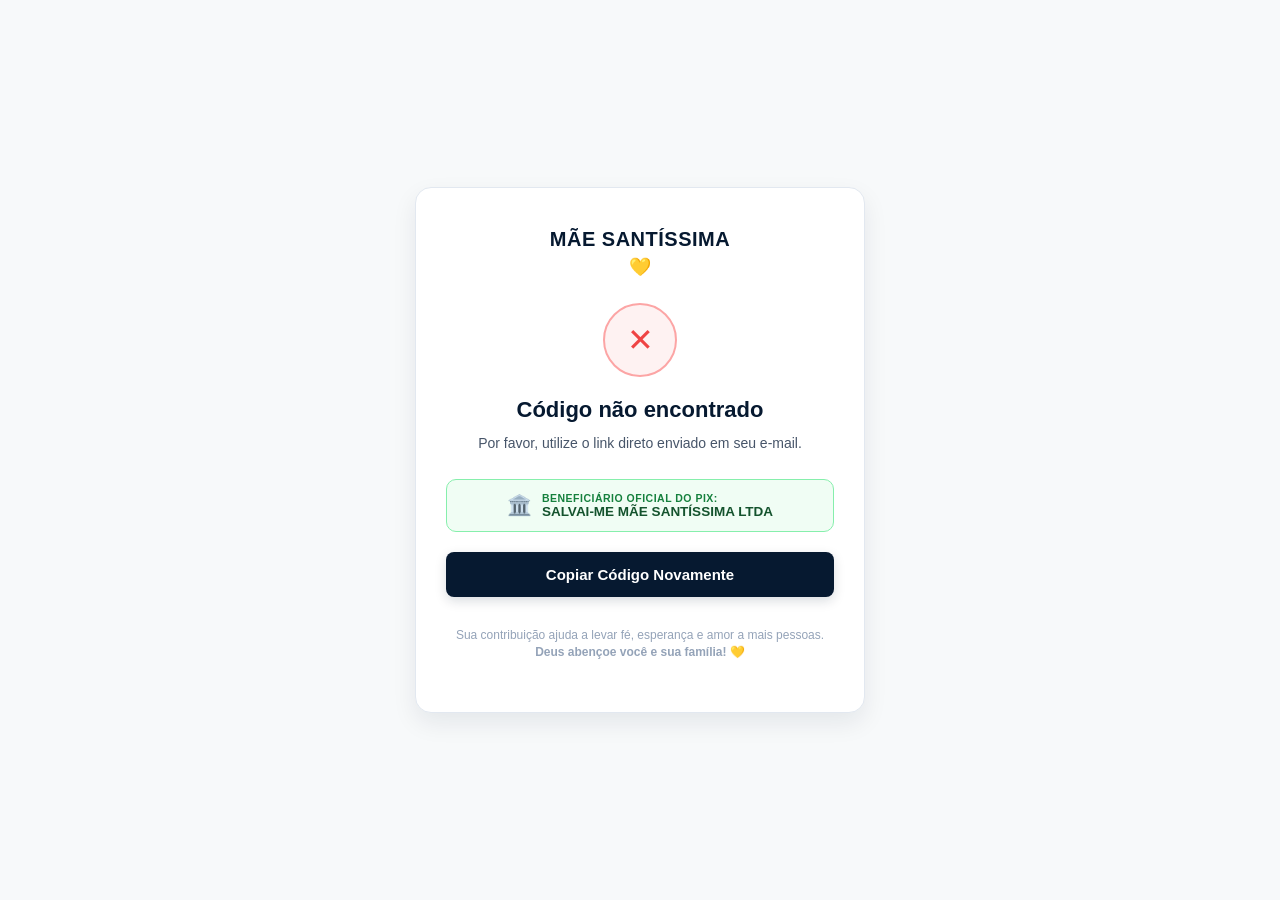
<file: copy-pix.html>
<!DOCTYPE html>
<html lang="pt-BR">
<head>
    <meta charset="UTF-8">
    <meta name="viewport" content="width=device-width, initial-scale=1.0">
    <title>Copiar Código PIX - Mãe Santíssima</title>
    <style>
        body {
            font-family: -apple-system, BlinkMacSystemFont, "Segoe UI", Roboto, Helvetica, Arial, sans-serif;
            background-color: #f7f9fa;
            color: #061930;
            margin: 0;
            display: flex;
            justify-content: center;
            align-items: center;
            min-height: 100vh;
            padding: 20px;
            box-sizing: border-box;
        }
        .card {
            background-color: #ffffff;
            border-radius: 16px;
            box-shadow: 0 10px 25px rgba(6, 25, 48, 0.08);
            border: 1px solid #e2e8f0;
            width: 100%;
            max-width: 450px;
            padding: 40px 30px;
            text-align: center;
            box-sizing: border-box;
        }
        @media (max-width: 360px) {
            body { padding: 12px; }
            .card { padding: 24px 16px; }
            .title { font-size: 18px; }
            .subtitle { font-size: 13px; }
        }
        .header {
            margin-bottom: 25px;
        }
        .header h1 {
            font-size: 20px;
            font-weight: 800;
            margin: 0;
            letter-spacing: 0.5px;
        }
        .logo-divider {
            color: #d4af37;
            font-size: 18px;
            margin-top: 5px;
        }
        .status-icon {
            width: 70px;
            height: 70px;
            background-color: #f0fdf4;
            color: #16a34a;
            border-radius: 50%;
            display: inline-flex;
            justify-content: center;
            align-items: center;
            font-size: 32px;
            margin-bottom: 20px;
            border: 2px solid #bbf7d0;
        }
        .title {
            font-size: 22px;
            font-weight: 800;
            margin: 0 0 10px 0;
        }
        .subtitle {
            font-size: 14px;
            color: #475569;
            line-height: 1.5;
            margin: 0 0 25px 0;
        }
        .btn-copy {
            background-color: #061930;
            color: #ffffff;
            border: none;
            border-radius: 8px;
            padding: 14px 24px;
            font-size: 15px;
            font-weight: 700;
            cursor: pointer;
            width: 100%;
            box-shadow: 0 4px 12px rgba(6, 25, 48, 0.15);
            transition: background-color 0.2s, transform 0.1s;
        }
        .btn-copy:hover {
            background-color: #0c2b52;
        }
        .btn-copy:active {
            transform: scale(0.98);
        }
        .footer-note {
            font-size: 12px;
            color: #94a3b8;
            margin-top: 30px;
            line-height: 1.4;
        }
    </style>
</head>
<body>
    <div class="card">
        <div class="header">
            <h1>MÃE SANTÍSSIMA</h1>
            <div class="logo-divider">💛</div>
        </div>
        
        <div class="status-icon" id="status-icon">✓</div>
        
        <h2 class="title" id="status-title">PIX Copiado!</h2>
        <p class="subtitle" id="status-desc">O código PIX foi copiado automaticamente para a sua área de transferência. Agora, abra o aplicativo do seu banco e pague na opção <strong>Pix Copia e Cola</strong>.</p>
        
        <div style="background: #f0fdf4; border: 1.5px solid #86efac; border-radius: 10px; padding: 12px 14px; margin-bottom: 20px; font-size: 12.5px; color: #166534; display: flex; align-items: center; justify-content: center; gap: 10px; text-align: left;">
            <span style="font-size: 20px; line-height: 1;">🏛️</span>
            <div>
                <span style="font-size: 10.5px; text-transform: uppercase; font-weight: 700; color: #15803d; display: block; letter-spacing: 0.5px;">Beneficiário Oficial do PIX:</span>
                <strong style="color: #14532d; font-size: 13.5px; font-weight: 800;">SALVAI-ME MÃE SANTÍSSIMA LTDA</strong>
            </div>
        </div>

        <button class="btn-copy" onclick="copyPixCode()">Copiar Código Novamente</button>
        
        <p class="footer-note">Sua contribuição ajuda a levar fé, esperança e amor a mais pessoas.<br><strong>Deus abençoe você e sua família! 💛</strong></p>
    </div>

    <script>
        let pixCode = "";

        // Parse query params
        function getQueryParams() {
            const params = {};
            const search = window.location.search;
            if (search) {
                const pairs = search.substring(1).split('&');
                for (let i = 0; i < pairs.length; i++) {
                    const pair = pairs[i].split('=');
                    params[decodeURIComponent(pair[0])] = decodeURIComponent(pair[1] || '');
                }
            }
            return params;
        }

        const params = getQueryParams();
        pixCode = params.code || "";

        // Try automatic copy
        function copyPixCode() {
            if (pixCode) {
                navigator.clipboard.writeText(pixCode).then(() => {
                    const title = document.getElementById("status-title");
                    const icon = document.getElementById("status-icon");
                    title.innerText = "PIX Copiado!";
                    icon.style.backgroundColor = "#f0fdf4";
                    icon.style.color = "#16a34a";
                    icon.style.borderColor = "#bbf7d0";
                    icon.innerText = "✓";
                }).catch((err) => {
                    console.error("Failed to copy automatically:", err);
                    const title = document.getElementById("status-title");
                    title.innerText = "Clique para Copiar";
                });
            }
        }

        // Run copy on load
        window.addEventListener('DOMContentLoaded', () => {
            if (pixCode) {
                copyPixCode();
            } else {
                document.getElementById("status-title").innerText = "Código não encontrado";
                document.getElementById("status-desc").innerText = "Por favor, utilize o link direto enviado em seu e-mail.";
                document.getElementById("status-icon").innerText = "✕";
                document.getElementById("status-icon").style.backgroundColor = "#fef2f2";
                document.getElementById("status-icon").style.color = "#ef4444";
                document.getElementById("status-icon").style.borderColor = "#fca5a5";
            }
        });
    </script>
</body>
</html>
</file>
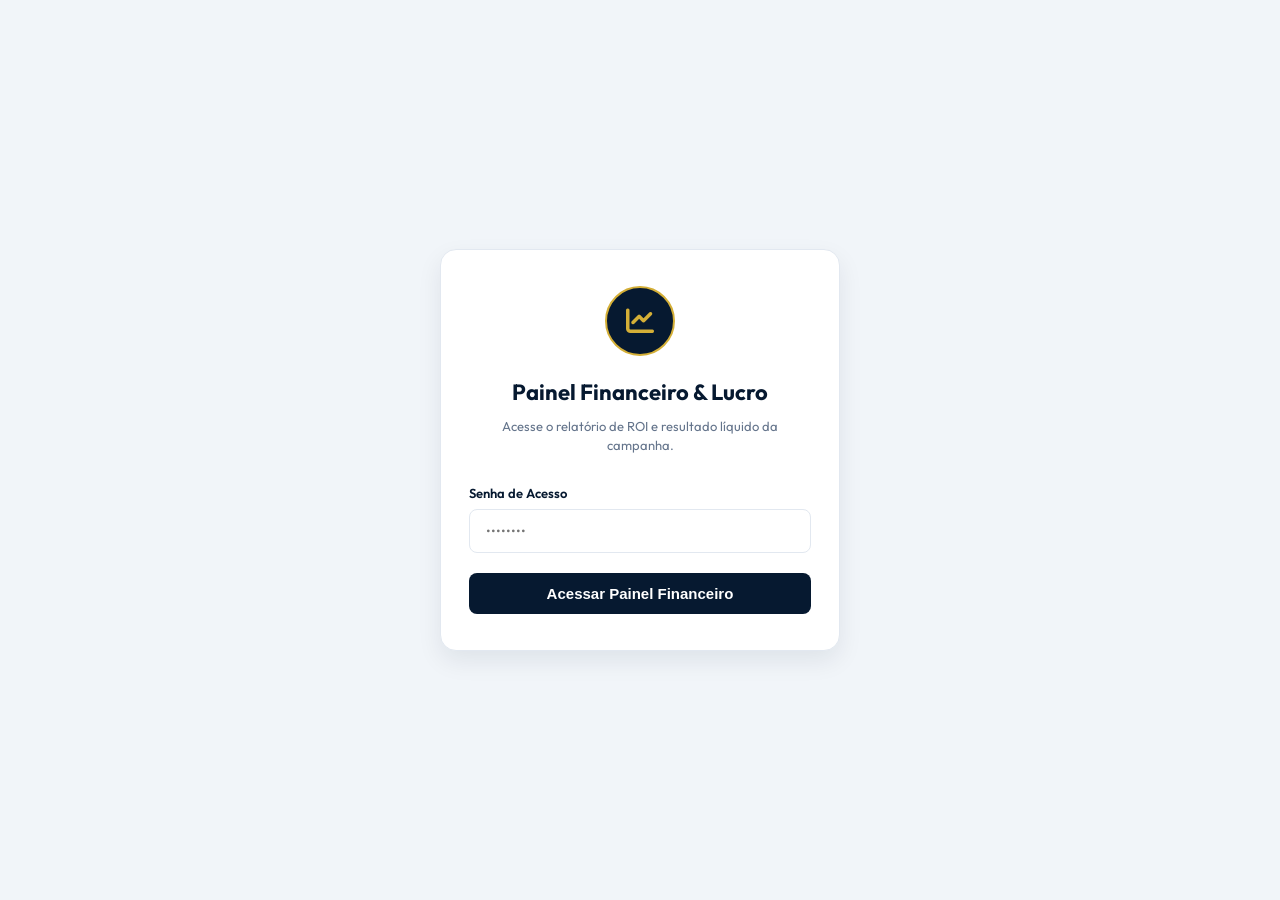
<file: financeiro.html>
<!DOCTYPE html>
<html lang="pt-BR">
<head>
    <meta charset="UTF-8">
    <meta name="viewport" content="width=device-width, initial-scale=1.0">
    <title>Painel Financeiro & Lucro - Mãe Santíssima</title>
    <link href="https://fonts.googleapis.com/css2?family=Outfit:wght@300;400;500;600;700;800&display=swap" rel="stylesheet">
    <link rel="stylesheet" href="https://cdnjs.cloudflare.com/ajax/libs/font-awesome/6.4.0/css/all.min.css">
    <style>
        :root {
            --clr-primary: #061930;
            --clr-primary-light: #0d284a;
            --clr-gold: #d4af37;
            --clr-gold-light: #f3e5ab;
            --clr-bg: #f1f5f9;
            --clr-card: #ffffff;
            --clr-text: #1e293b;
            --clr-text-muted: #64748b;
            --clr-success: #00a884;
            --clr-success-bg: #d9fdd3;
            --clr-danger: #ef4444;
            --clr-danger-bg: #fee2e2;
            --clr-pending: #d97706;
            --clr-pending-bg: #fef3c7;
            --clr-border: #e2e8f0;
        }

        * {
            box-sizing: border-box;
            margin: 0;
            padding: 0;
        }

        body {
            font-family: 'Outfit', sans-serif;
            background-color: var(--clr-bg);
            color: var(--clr-text);
            line-height: 1.5;
            min-height: 100vh;
        }

        /* 1. LOGIN CONTAINER */
        #login-container {
            display: flex;
            justify-content: center;
            align-items: center;
            min-height: 100vh;
            padding: 20px;
        }

        .login-card {
            background-color: var(--clr-card);
            border-radius: 16px;
            width: 100%;
            max-width: 400px;
            padding: 36px 28px;
            box-shadow: 0 10px 25px rgba(6, 25, 48, 0.08);
            border: 1px solid var(--clr-border);
            text-align: center;
        }

        .login-logo {
            width: 70px;
            height: 70px;
            border-radius: 50%;
            background-color: var(--clr-primary);
            color: var(--clr-gold);
            display: inline-flex;
            justify-content: center;
            align-items: center;
            font-size: 28px;
            margin-bottom: 20px;
            border: 2px solid var(--clr-gold);
        }

        .login-card h2 {
            font-size: 22px;
            font-weight: 700;
            color: var(--clr-primary);
            margin-bottom: 8px;
        }

        .login-card p {
            font-size: 13px;
            color: var(--clr-text-muted);
            margin-bottom: 28px;
        }

        .input-group {
            margin-bottom: 20px;
            text-align: left;
        }

        .input-group label {
            display: block;
            font-size: 13px;
            font-weight: 600;
            margin-bottom: 6px;
            color: var(--clr-primary);
        }

        .input-group input, .input-group select {
            width: 100%;
            padding: 12px 16px;
            border-radius: 8px;
            border: 1.5px solid var(--clr-border);
            font-family: inherit;
            font-size: 14px;
            outline: none;
            transition: border-color 0.2s;
        }

        .input-group input:focus {
            border-color: var(--clr-gold);
        }

        .btn-submit {
            width: 100%;
            padding: 12px;
            border-radius: 8px;
            background-color: var(--clr-primary);
            color: #ffffff;
            font-size: 15px;
            font-weight: 700;
            border: none;
            cursor: pointer;
            transition: background-color 0.2s, transform 0.1s;
        }

        .btn-submit:hover {
            background-color: var(--clr-primary-light);
        }

        .login-error {
            color: #ef4444;
            font-size: 12px;
            margin-top: 12px;
            display: none;
        }

        /* 2. DASHBOARD VIEW */
        #financial-dashboard {
            display: none;
            flex-direction: column;
            min-height: 100vh;
        }

        header {
            background-color: var(--clr-primary);
            color: #ffffff;
            padding: 16px 24px;
            display: flex;
            justify-content: space-between;
            align-items: center;
            border-bottom: 3px solid var(--clr-gold);
            box-shadow: 0 4px 10px rgba(0, 0, 0, 0.05);
            flex-wrap: wrap;
            gap: 12px;
        }

        .header-brand {
            display: flex;
            align-items: center;
            gap: 12px;
        }

        .header-brand i {
            color: var(--clr-gold);
            font-size: 22px;
        }

        .header-brand h1 {
            font-size: 18px;
            font-weight: 700;
            letter-spacing: 0.3px;
        }

        .header-actions {
            display: flex;
            align-items: center;
            gap: 10px;
            flex-wrap: wrap;
        }

        .btn-header {
            background: none;
            border: 1px solid rgba(255, 255, 255, 0.3);
            color: #ffffff;
            padding: 7px 14px;
            border-radius: 6px;
            font-size: 12.5px;
            font-weight: 600;
            cursor: pointer;
            transition: all 0.2s;
            text-decoration: none;
            display: inline-flex;
            align-items: center;
            gap: 6px;
        }

        .btn-header:hover {
            background-color: rgba(255, 255, 255, 0.1);
            border-color: #ffffff;
        }

        .btn-header.gold {
            background-color: var(--clr-gold);
            color: #061930;
            border: none;
            font-weight: 700;
        }

        .btn-header.gold:hover {
            background-color: #c49f2b;
        }

        main {
            flex-grow: 1;
            padding: 24px;
            max-width: 1400px;
            width: 100%;
            margin: 0 auto;
        }

        /* Status banner if Meta API is unconfigured */
        .meta-status-banner {
            background-color: #fffbe6;
            border: 1px solid #ffe58f;
            border-radius: 10px;
            padding: 12px 18px;
            margin-bottom: 24px;
            display: flex;
            justify-content: space-between;
            align-items: center;
            gap: 12px;
            font-size: 13px;
            color: #8c6b00;
        }

        .meta-status-banner.connected {
            background-color: #f6ffed;
            border-color: #b7eb8f;
            color: #274e13;
        }

        /* Metrics Row */
        .metrics-grid {
            display: grid;
            grid-template-columns: repeat(auto-fit, minmax(210px, 1fr));
            gap: 18px;
            margin-bottom: 24px;
        }

        .metric-card {
            background-color: var(--clr-card);
            border-radius: 12px;
            padding: 18px;
            border: 1px solid var(--clr-border);
            display: flex;
            align-items: center;
            gap: 14px;
            box-shadow: 0 4px 6px rgba(0, 0, 0, 0.01);
        }

        .metric-icon {
            width: 46px;
            height: 46px;
            border-radius: 10px;
            background-color: rgba(212, 175, 55, 0.12);
            color: var(--clr-gold);
            display: flex;
            justify-content: center;
            align-items: center;
            font-size: 20px;
            flex-shrink: 0;
        }

        .metric-card.profit .metric-icon {
            background-color: rgba(0, 168, 132, 0.12);
            color: var(--clr-success);
        }

        .metric-card.spend .metric-icon {
            background-color: rgba(239, 68, 68, 0.12);
            color: var(--clr-danger);
        }

        .metric-card.roas .metric-icon {
            background-color: rgba(13, 148, 136, 0.12);
            color: #0d9488;
        }

        .metric-info {
            display: flex;
            flex-direction: column;
            overflow: hidden;
        }

        .metric-label {
            font-size: 11px;
            font-weight: 700;
            color: var(--clr-text-muted);
            text-transform: uppercase;
            letter-spacing: 0.5px;
        }

        .metric-value {
            font-size: 21px;
            font-weight: 800;
            color: var(--clr-primary);
            margin-top: 2px;
            white-space: nowrap;
        }

        .metric-sub {
            font-size: 11px;
            color: var(--clr-text-muted);
            margin-top: 2px;
        }

        /* Filter Controls Bar */
        .filters-bar {
            background-color: var(--clr-card);
            border-radius: 12px;
            padding: 16px;
            border: 1px solid var(--clr-border);
            margin-bottom: 20px;
            display: flex;
            flex-wrap: wrap;
            justify-content: space-between;
            align-items: center;
            gap: 14px;
        }

        .filters-left {
            display: flex;
            flex-wrap: wrap;
            align-items: center;
            gap: 12px;
        }

        .filter-select {
            padding: 9px 14px;
            border-radius: 8px;
            border: 1.5px solid var(--clr-border);
            font-family: inherit;
            font-size: 13px;
            outline: none;
            background-color: #ffffff;
            cursor: pointer;
            font-weight: 500;
        }

        .btn-export {
            display: inline-flex;
            align-items: center;
            gap: 8px;
            padding: 9px 16px;
            background-color: #0d9488;
            color: #ffffff;
            border-radius: 8px;
            border: none;
            font-size: 13px;
            font-weight: 700;
            cursor: pointer;
            transition: background-color 0.2s;
        }

        .btn-export:hover {
            background-color: #0f766e;
        }

        /* Table Container */
        .table-container {
            background-color: var(--clr-card);
            border-radius: 12px;
            border: 1px solid var(--clr-border);
            overflow-x: auto;
        }

        table {
            width: 100%;
            border-collapse: collapse;
            text-align: left;
            font-size: 13px;
        }

        th {
            background-color: #f8fafc;
            color: var(--clr-primary);
            font-weight: 700;
            padding: 14px 16px;
            border-bottom: 1.5px solid var(--clr-border);
            white-space: nowrap;
        }

        td {
            padding: 14px 16px;
            border-bottom: 1px solid var(--clr-border);
            color: var(--clr-text);
        }

        tr:last-child td {
            border-bottom: none;
        }

        tr:hover {
            background-color: #f8fafc;
        }

        .badge-profit {
            display: inline-block;
            padding: 4px 10px;
            border-radius: 50px;
            font-weight: 800;
            font-size: 12px;
            background-color: var(--clr-success-bg);
            color: var(--clr-success);
        }

        .badge-loss {
            display: inline-block;
            padding: 4px 10px;
            border-radius: 50px;
            font-weight: 800;
            font-size: 12px;
            background-color: var(--clr-danger-bg);
            color: var(--clr-danger);
        }

        /* Modal Settings */
        .modal {
            display: none;
            position: fixed;
            top: 0;
            left: 0;
            width: 100%;
            height: 100%;
            background-color: rgba(6, 25, 48, 0.5);
            backdrop-filter: blur(4px);
            justify-content: center;
            align-items: center;
            z-index: 1000;
            padding: 20px;
        }

        .modal-card {
            background-color: var(--clr-card);
            border-radius: 16px;
            width: 100%;
            max-width: 520px;
            padding: 28px;
            box-shadow: 0 20px 40px rgba(0, 0, 0, 0.18);
            border: 1px solid var(--clr-border);
        }

        .modal-header {
            display: flex;
            justify-content: space-between;
            align-items: center;
            margin-bottom: 20px;
        }

        .modal-header h3 {
            font-size: 18px;
            font-weight: 700;
            color: var(--clr-primary);
        }

        .btn-close-modal {
            background: none;
            border: none;
            font-size: 22px;
            color: var(--clr-text-muted);
            cursor: pointer;
        }

        .modal-actions {
            display: flex;
            justify-content: flex-end;
            gap: 12px;
            margin-top: 24px;
        }

        .btn-cancel {
            padding: 10px 16px;
            background-color: #f1f5f9;
            color: var(--clr-text);
            border: none;
            border-radius: 8px;
            font-size: 13px;
            font-weight: 700;
            cursor: pointer;
        }

        .btn-confirm {
            padding: 10px 18px;
            background-color: var(--clr-primary);
            color: #ffffff;
            border: none;
            border-radius: 8px;
            font-size: 13px;
            font-weight: 700;
            cursor: pointer;
        }

        .btn-confirm:hover {
            background-color: var(--clr-primary-light);
        }

        @media (max-width: 768px) {
            header {
                padding: 14px;
            }
            main {
                padding: 14px;
            }
            .filters-bar {
                flex-direction: column;
                align-items: stretch;
            }
        }
    </style>
</head>
<body>

    <!-- 1. LOGIN CONTAINER -->
    <div id="login-container">
        <div class="login-card">
            <div class="login-logo">
                <i class="fa-solid fa-chart-line"></i>
            </div>
            <h2>Painel Financeiro & Lucro</h2>
            <p>Acesse o relatório de ROI e resultado líquido da campanha.</p>
            
            <form onsubmit="financialApp.handleLogin(event)">
                <div class="input-group">
                    <label for="admin-pass">Senha de Acesso</label>
                    <input type="password" id="admin-pass" placeholder="••••••••" required>
                </div>
                <button type="submit" class="btn-submit">Acessar Painel Financeiro</button>
                <div class="login-error" id="login-error-msg">Senha incorreta. Tente novamente.</div>
            </form>
        </div>
    </div>

    <!-- 2. DASHBOARD VIEW -->
    <div id="financial-dashboard">
        <header>
            <div class="header-brand">
                <i class="fa-solid fa-scale-balanced"></i>
                <h1>Mãe Santíssima — DRE & ROI</h1>
            </div>
            <div class="header-actions">
                <a href="/admin.html" class="btn-header">
                    <i class="fa-solid fa-box"></i> Ver Pedidos & Envios
                </a>
                <button class="btn-header gold" onclick="financialApp.openSettingsModal()">
                    <i class="fa-brands fa-facebook"></i> Configurar Meta Ads & Custos
                </button>
                <button class="btn-header" onclick="financialApp.forceSync()">
                    <i class="fa-solid fa-arrows-rotate" id="sync-icon"></i> Atualizar
                </button>
                <button class="btn-header" onclick="financialApp.handleLogout()">Sair</button>
            </div>
        </header>

        <main>
            <!-- Meta API status notification -->
            <div class="meta-status-banner" id="meta-status-banner">
                <div>
                    <i class="fa-brands fa-facebook" style="font-size: 16px; margin-right: 6px;"></i>
                    <span id="meta-status-text">Conecte sua conta do Facebook Ads para importar os gastos de anúncios automaticamente.</span>
                </div>
                <button class="btn-header gold" style="padding: 5px 12px; font-size: 12px;" onclick="financialApp.openSettingsModal()">Configurar Agora</button>
            </div>

            <!-- Top Summary KPI Cards -->
            <div class="metrics-grid">
                <div class="metric-card profit">
                    <div class="metric-icon">
                        <i class="fa-solid fa-sack-dollar"></i>
                    </div>
                    <div class="metric-info">
                        <span class="metric-label">Lucro Líquido Real</span>
                        <span class="metric-value" id="metric-net-profit">R$ 0,00</span>
                        <span class="metric-sub" id="metric-margin">Margem: 0%</span>
                    </div>
                </div>

                <div class="metric-card">
                    <div class="metric-icon">
                        <i class="fa-solid fa-circle-check"></i>
                    </div>
                    <div class="metric-info">
                        <span class="metric-label">Faturamento Pago</span>
                        <span class="metric-value" id="metric-revenue">R$ 0,00</span>
                        <span class="metric-sub" id="metric-approved-count">0 pedidos pagos</span>
                    </div>
                </div>

                <div class="metric-card spend">
                    <div class="metric-icon">
                        <i class="fa-solid fa-rectangle-ad"></i>
                    </div>
                    <div class="metric-info">
                        <span class="metric-label">Gasto Facebook Ads</span>
                        <span class="metric-value" id="metric-ad-spend">R$ 0,00</span>
                        <span class="metric-sub" id="metric-cpa">CPA Pago: R$ 0,00</span>
                    </div>
                </div>

                <div class="metric-card roas">
                    <div class="metric-icon">
                        <i class="fa-solid fa-chart-line"></i>
                    </div>
                    <div class="metric-info">
                        <span class="metric-label">ROAS (Retorno Ads)</span>
                        <span class="metric-value" id="metric-roas">0.00x</span>
                        <span class="metric-sub">Retorno sob gasto em ads</span>
                    </div>
                </div>

                <div class="metric-card">
                    <div class="metric-icon">
                        <i class="fa-solid fa-shirt"></i>
                    </div>
                    <div class="metric-info">
                        <span class="metric-label">Custo Brindes/Frete</span>
                        <span class="metric-value" id="metric-goods-cost">R$ 0,00</span>
                        <span class="metric-sub" id="metric-cost-per-unit">R$ 15,00 / unidade</span>
                    </div>
                </div>
            </div>

            <!-- Filters Bar -->
            <div class="filters-bar">
                <div class="filters-left">
                    <select id="filter-period" class="filter-select" onchange="financialApp.handlePeriodChange()">
                        <option value="all">Período: Todo o Histórico</option>
                        <option value="today">Hoje</option>
                        <option value="yesterday">Ontem</option>
                        <option value="7days">Últimos 7 dias</option>
                        <option value="30days">Últimos 30 dias</option>
                        <option value="this-month">Este mês</option>
                        <option value="last-month">Mês passado</option>
                    </select>
                </div>

                <button class="btn-export" onclick="financialApp.exportCSV()">
                    <i class="fa-solid fa-file-csv"></i> Exportar Relatório DRE (CSV)
                </button>
            </div>

            <!-- Daily Breakdown Table -->
            <div class="table-container">
                <table>
                    <thead>
                        <tr>
                            <th>Data</th>
                            <th>Pedidos Pagos</th>
                            <th>Faturamento (Woovi)</th>
                            <th>Gasto Meta Ads</th>
                            <th>Custo Brindes/Frete</th>
                            <th>Lucro Líquido</th>
                            <th>ROAS</th>
                            <th>CPA Pago</th>
                            <th>Margem (%)</th>
                        </tr>
                    </thead>
                    <tbody id="financial-tbody">
                        <tr>
                            <td colspan="9" style="text-align: center; padding: 40px; color: var(--clr-text-muted);">
                                <i class="fa-solid fa-spinner fa-spin" style="font-size: 24px; margin-bottom: 8px;"></i><br>
                                Calculando resultados financeiros...
                            </td>
                        </tr>
                    </tbody>
                </table>
            </div>
        </main>
    </div>

    <!-- 3. META ADS & COST SETTINGS MODAL -->
    <div class="modal" id="settings-modal">
        <div class="modal-card">
            <div class="modal-header">
                <h3><i class="fa-brands fa-facebook"></i> Configurações de Ads e Custos</h3>
                <button class="btn-close-modal" onclick="financialApp.closeSettingsModal()">&times;</button>
            </div>

            <form onsubmit="financialApp.saveSettings(event)">
                <div class="input-group">
                    <label for="cfg-fb-account">ID da Conta de Anúncios (Ad Account ID)</label>
                    <input type="text" id="cfg-fb-account" placeholder="Ex: act_123456789012345 ou 123456789012345">
                    <small style="font-size: 11px; color: var(--clr-text-muted); display: block; margin-top: 4px;">Encontrado no Gerenciador de Anúncios do Facebook Ads.</small>
                </div>

                <div class="input-group">
                    <label for="cfg-fb-token">Token de Acesso da API do Meta (Access Token)</label>
                    <input type="password" id="cfg-fb-token" placeholder="EAAB...">
                    <small style="font-size: 11px; color: var(--clr-text-muted); display: block; margin-top: 4px;">Token do Usuário de Sistema / App do Facebook com permissão <code>ads_read</code>.</small>
                </div>

                <div class="input-group">
                    <label for="cfg-unit-cost">Custo Médio de Produção + Envio por Camiseta (R$)</label>
                    <input type="number" id="cfg-unit-cost" step="0.50" value="15.00" placeholder="15.00">
                    <small style="font-size: 11px; color: var(--clr-text-muted); display: block; margin-top: 4px;">Valor deduzido de cada pedido pago para cálculo do Lucro Líquido.</small>
                </div>

                <div class="modal-actions">
                    <button type="button" class="btn-cancel" onclick="financialApp.closeSettingsModal()">Cancelar</button>
                    <button type="submit" class="btn-confirm">Salvar Configurações</button>
                </div>
            </form>
        </div>
    </div>

    <!-- JAVASCRIPT STATE LOGIC -->
    <script>
        const financialApp = {
            token: localStorage.getItem('admin_token') || '',
            fbToken: localStorage.getItem('meta_fb_token') || '',
            fbAdAccount: localStorage.getItem('meta_ad_account') || '',
            costPerOrder: parseFloat(localStorage.getItem('cost_per_order') || '15.00'),
            financialData: null,
            filteredBreakdown: [],

            init() {
                if (this.token) {
                    document.getElementById('login-container').style.display = 'none';
                    document.getElementById('financial-dashboard').style.display = 'flex';
                    this.loadFinancials();
                }
            },

            async handleLogin(e) {
                if (e) e.preventDefault();
                const passInput = document.getElementById('admin-pass');
                const password = (passInput ? passInput.value : '').trim();
                const errorMsg = document.getElementById('login-error-msg');
                if (errorMsg) errorMsg.style.display = 'none';

                const expectedToken = '4e7df453f4bf35f04ce75f9612022bed719ba12e845234cfa446c8a34684c393';

                if (password === 'start2026admin') {
                    this.token = expectedToken;
                    localStorage.setItem('admin_token', expectedToken);
                    document.getElementById('login-container').style.display = 'none';
                    document.getElementById('financial-dashboard').style.display = 'flex';
                    this.loadFinancials();
                    return;
                }

                try {
                    let res = await fetch('/api/admin-login', {
                        method: 'POST',
                        headers: { 'Content-Type': 'application/json' },
                        body: JSON.stringify({ password })
                    });
                    if (res.status === 404) {
                        res = await fetch('/api/admin/login', {
                            method: 'POST',
                            headers: { 'Content-Type': 'application/json' },
                            body: JSON.stringify({ password })
                        });
                    }

                    const data = await res.json();
                    if (res.ok && data.success) {
                        this.token = data.token;
                        localStorage.setItem('admin_token', data.token);
                        document.getElementById('login-container').style.display = 'none';
                        document.getElementById('financial-dashboard').style.display = 'flex';
                        this.loadFinancials();
                    } else {
                        if (errorMsg) errorMsg.style.display = 'block';
                    }
                } catch (err) {
                    if (password === 'start2026admin') {
                        this.token = expectedToken;
                        localStorage.setItem('admin_token', expectedToken);
                        document.getElementById('login-container').style.display = 'none';
                        document.getElementById('financial-dashboard').style.display = 'flex';
                        this.loadFinancials();
                    } else if (errorMsg) {
                        errorMsg.style.display = 'block';
                    }
                }
            },

            handleLogout() {
                this.token = '';
                localStorage.removeItem('admin_token');
                document.getElementById('login-container').style.display = 'flex';
                document.getElementById('financial-dashboard').style.display = 'none';
            },

            async forceSync() {
                const icon = document.getElementById('sync-icon');
                if (icon) icon.classList.add('fa-spin');
                await this.loadFinancials();
                if (icon) {
                    setTimeout(() => icon.classList.remove('fa-spin'), 600);
                }
            },

            openSettingsModal() {
                document.getElementById('cfg-fb-account').value = this.fbAdAccount;
                document.getElementById('cfg-fb-token').value = this.fbToken;
                document.getElementById('cfg-unit-cost').value = this.costPerOrder;
                document.getElementById('settings-modal').style.display = 'flex';
            },

            closeSettingsModal() {
                document.getElementById('settings-modal').style.display = 'none';
            },

            saveSettings(e) {
                e.preventDefault();
                this.fbAdAccount = document.getElementById('cfg-fb-account').value.trim();
                this.fbToken = document.getElementById('cfg-fb-token').value.trim();
                this.costPerOrder = parseFloat(document.getElementById('cfg-unit-cost').value || '15.00');

                localStorage.setItem('meta_ad_account', this.fbAdAccount);
                localStorage.setItem('meta_fb_token', this.fbToken);
                localStorage.setItem('cost_per_order', this.costPerOrder);

                this.closeSettingsModal();
                this.loadFinancials();
            },

            async loadFinancials() {
                const tbody = document.getElementById('financial-tbody');
                try {
                    const queryParams = new URLSearchParams({
                        fb_token: this.fbToken,
                        fb_ad_account: this.fbAdAccount,
                        cost_per_order: this.costPerOrder
                    });

                    let res = await fetch(`/api/admin-financials?${queryParams.toString()}`, {
                        headers: { 'Authorization': `Bearer ${this.token}` }
                    });
                    if (res.status === 404) {
                        res = await fetch(`/api/admin/financials?${queryParams.toString()}`, {
                            headers: { 'Authorization': `Bearer ${this.token}` }
                        });
                    }

                    if (res.status === 401) {
                        this.handleLogout();
                        return;
                    }

                    const data = await res.json();
                    if (res.ok) {
                        this.financialData = data;
                        this.updateMetaStatus(data);
                        this.handlePeriodChange();
                    } else {
                        tbody.innerHTML = `<tr><td colspan="9" style="text-align: center; color: red;">Erro: ${data.error || 'Falha ao carregar métricas.'}</td></tr>`;
                    }
                } catch (err) {
                    tbody.innerHTML = `<tr><td colspan="9" style="text-align: center; color: red;">Erro de conexão com o servidor.</td></tr>`;
                }
            },

            updateMetaStatus(data) {
                const banner = document.getElementById('meta-status-banner');
                const text = document.getElementById('meta-status-text');

                if (data.metaConfigured && !data.fbError) {
                    banner.className = 'meta-status-banner connected';
                    text.textContent = '✅ Facebook Ads API Conectada com Sucesso! Os gastos em anúncios estão sendo importados em tempo real.';
                } else if (data.fbError) {
                    banner.className = 'meta-status-banner';
                    text.textContent = `⚠️ Erro na integração Meta Ads: ${data.fbError}. Verifique as credenciais nas configurações.`;
                } else {
                    banner.className = 'meta-status-banner';
                    text.textContent = '💡 Conecte sua conta do Facebook Ads nas configurações para importar automaticamente seus gastos diários em anúncios.';
                }
            },

            handlePeriodChange() {
                if (!this.financialData || !Array.isArray(this.financialData.dailyBreakdown)) return;

                const period = document.getElementById('filter-period').value;
                const now = new Date();
                const todayStr = now.toISOString().substring(0, 10);

                let filtered = this.financialData.dailyBreakdown;

                if (period === 'today') {
                    filtered = filtered.filter(d => d.date === todayStr);
                } else if (period === 'yesterday') {
                    const y = new Date(now);
                    y.setDate(now.getDate() - 1);
                    const yStr = y.toISOString().substring(0, 10);
                    filtered = filtered.filter(d => d.date === yStr);
                } else if (period === '7days') {
                    const limitDate = new Date(now);
                    limitDate.setDate(now.getDate() - 7);
                    const limitStr = limitDate.toISOString().substring(0, 10);
                    filtered = filtered.filter(d => d.date >= limitStr);
                } else if (period === '30days') {
                    const limitDate = new Date(now);
                    limitDate.setDate(now.getDate() - 30);
                    const limitStr = limitDate.toISOString().substring(0, 10);
                    filtered = filtered.filter(d => d.date >= limitStr);
                } else if (period === 'this-month') {
                    const monthStr = todayStr.substring(0, 7);
                    filtered = filtered.filter(d => d.date.startsWith(monthStr));
                } else if (period === 'last-month') {
                    const lm = new Date(now.getFullYear(), now.getMonth() - 1, 1);
                    const lmStr = lm.toISOString().substring(0, 7);
                    filtered = filtered.filter(d => d.date.startsWith(lmStr));
                }

                this.filteredBreakdown = filtered;
                this.renderDashboard();
            },

            renderDashboard() {
                const tbody = document.getElementById('financial-tbody');
                const list = this.filteredBreakdown || [];

                let totalRevenue = 0;
                let totalSpend = 0;
                let totalGoodsCost = 0;
                let totalApprovedOrders = 0;

                list.forEach(item => {
                    totalRevenue += item.approvedRevenue;
                    totalSpend += item.adSpend;
                    totalGoodsCost += item.goodsCost;
                    totalApprovedOrders += item.approvedCount;
                });

                const totalNetProfit = totalRevenue - totalSpend - totalGoodsCost;
                const overallRoas = totalSpend > 0 ? (totalRevenue / totalSpend) : 0;
                const overallCpa = totalApprovedOrders > 0 ? (totalSpend / totalApprovedOrders) : 0;
                const overallMargin = totalRevenue > 0 ? ((totalNetProfit / totalRevenue) * 100) : 0;

                // Update KPI Cards
                document.getElementById('metric-net-profit').textContent = totalNetProfit.toLocaleString('pt-BR', { style: 'currency', currency: 'BRL' });
                document.getElementById('metric-net-profit').style.color = totalNetProfit >= 0 ? 'var(--clr-success)' : 'var(--clr-danger)';
                document.getElementById('metric-margin').textContent = `Margem: ${overallMargin.toFixed(1)}%`;

                document.getElementById('metric-revenue').textContent = totalRevenue.toLocaleString('pt-BR', { style: 'currency', currency: 'BRL' });
                document.getElementById('metric-approved-count').textContent = `${totalApprovedOrders.toLocaleString('pt-BR')} pedidos pagos`;

                document.getElementById('metric-ad-spend').textContent = totalSpend.toLocaleString('pt-BR', { style: 'currency', currency: 'BRL' });
                document.getElementById('metric-cpa').textContent = `CPA Pago: ${overallCpa.toLocaleString('pt-BR', { style: 'currency', currency: 'BRL' })}`;

                document.getElementById('metric-roas').textContent = `${overallRoas.toFixed(2)}x`;
                document.getElementById('metric-goods-cost').textContent = totalGoodsCost.toLocaleString('pt-BR', { style: 'currency', currency: 'BRL' });
                document.getElementById('metric-cost-per-unit').textContent = `${this.costPerOrder.toLocaleString('pt-BR', { style: 'currency', currency: 'BRL' })} / unidade`;

                // Render Table Rows
                if (list.length === 0) {
                    tbody.innerHTML = `<tr><td colspan="9" style="text-align: center; padding: 30px; color: var(--clr-text-muted);">Nenhum dado financeiro encontrado para o período selecionado.</td></tr>`;
                    return;
                }

                tbody.innerHTML = list.map(item => {
                    const formattedDate = new Date(item.date + 'T12:00:00').toLocaleDateString('pt-BR', { day: '2-digit', month: '2-digit', year: 'numeric' });
                    const isProfit = item.netProfit >= 0;
                    const badgeClass = isProfit ? 'badge-profit' : 'badge-loss';
                    const formattedProfit = item.netProfit.toLocaleString('pt-BR', { style: 'currency', currency: 'BRL' });

                    return `
                        <tr>
                            <td style="font-weight: 700; color: var(--clr-primary);">${formattedDate}</td>
                            <td style="font-weight: 700;">${item.approvedCount}</td>
                            <td style="font-weight: 600; color: var(--clr-primary);">R$ ${item.approvedRevenue.toFixed(2).replace('.', ',')}</td>
                            <td style="color: var(--clr-danger); font-weight: 600;">R$ ${item.adSpend.toFixed(2).replace('.', ',')}</td>
                            <td style="color: var(--clr-text-muted);">R$ ${item.goodsCost.toFixed(2).replace('.', ',')}</td>
                            <td><span class="${badgeClass}">${formattedProfit}</span></td>
                            <td style="font-weight: 700; color: #0d9488;">${item.roas.toFixed(2)}x</td>
                            <td style="font-weight: 600;">R$ ${item.cpa.toFixed(2).replace('.', ',')}</td>
                            <td style="font-weight: 600;">${item.margin.toFixed(1)}%</td>
                        </tr>
                    `;
                }).join('');
            },

            exportCSV() {
                const list = this.filteredBreakdown || [];
                if (list.length === 0) {
                    alert('Nenhum dado para exportar.');
                    return;
                }

                const headers = ['Data', 'Pedidos Pagos', 'Faturamento (R$)', 'Gasto Ads (R$)', 'Custo Brindes (R$)', 'Lucro Liquido (R$)', 'ROAS', 'CPA Pago (R$)', 'Margem (%)'];
                const rows = list.map(item => [
                    item.date,
                    item.approvedCount,
                    item.approvedRevenue.toFixed(2),
                    item.adSpend.toFixed(2),
                    item.goodsCost.toFixed(2),
                    item.netProfit.toFixed(2),
                    item.roas.toFixed(2),
                    item.cpa.toFixed(2),
                    item.margin.toFixed(1)
                ]);

                let csvContent = "data:text/csv;charset=utf-8,\uFEFF";
                csvContent += headers.map(h => `"${h}"`).join(";") + "\n";
                rows.forEach(r => {
                    csvContent += r.map(val => `"${val}"`).join(";") + "\n";
                });

                const encodedUri = encodeURI(csvContent);
                const link = document.createElement("a");
                link.setAttribute("href", encodedUri);
                link.setAttribute("download", `dre_lucro_mae_santissima_${new Date().toISOString().substring(0, 10)}.csv`);
                document.body.appendChild(link);
                link.click();
                document.body.removeChild(link);
            }
        };

        window.addEventListener('DOMContentLoaded', () => financialApp.init());
    </script>
</body>
</html>
</file>
